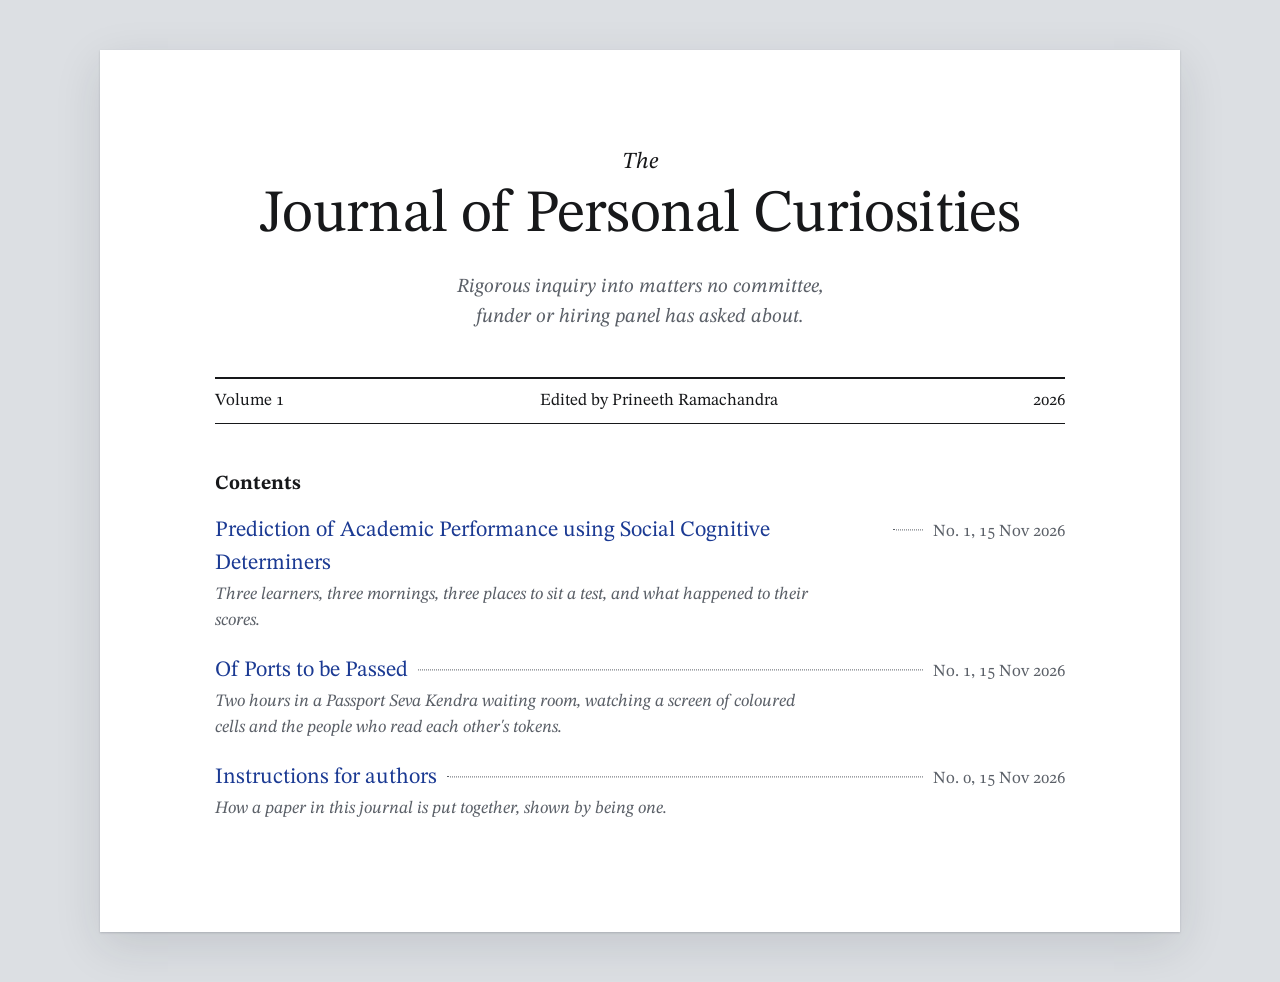
<file: index.html>
<!doctype html>
<html lang="en">
<head>
  <meta charset="utf-8">
  <meta name="viewport" content="width=device-width, initial-scale=1">
  <title>Journal of Personal Curiosities</title>
  <meta name="description" content="Papers by Prineeth Ramachandra, in writing and visuals.">
  <link rel="stylesheet" href="/journal.css">
</head>
<body>
  <div class="sheet">

    <header class="masthead">
      <h1><small>The</small>Journal of Personal Curiosities</h1>
      <p>Rigorous inquiry into matters no committee, funder or hiring panel has asked about.</p>
    </header>

    <div class="imprint">
      <span>Volume 1</span>
      <span>Edited by Prineeth Ramachandra</span>
      <span>2026</span>
    </div>

    <main class="contents">
      <h2>Contents</h2>
      <ol>
        <!-- Newest paper first. The new-paper script adds entries under the next line. -->
        <!-- new papers go here -->
        <li data-paper="social-cognitive-determiners">
          <div class="entry">
            <a href="/papers/social-cognitive-determiners/">Prediction of Academic Performance using Social Cognitive Determiners</a>
            <span class="dots"></span>
            <span class="when">No. 1, 15 Nov 2026</span>
          </div>
          <p class="summary">Three learners, three mornings, three places to sit a test, and what happened to their scores.</p>
        </li>
        <li data-paper="of-ports-to-be-passed">
          <div class="entry">
            <a href="/papers/of-ports-to-be-passed/">Of Ports to be Passed</a>
            <span class="dots"></span>
            <span class="when">No. 1, 15 Nov 2026</span>
          </div>
          <p class="summary">Two hours in a Passport Seva Kendra waiting room, watching a screen of coloured cells and the people who read each other's tokens.</p>
        </li>
        <li data-paper="instructions-for-authors">
          <div class="entry">
            <a href="/papers/instructions-for-authors/">Instructions for authors</a>
            <span class="dots"></span>
            <span class="when">No. 0, 15 Nov 2026</span>
          </div>
          <p class="summary">How a paper in this journal is put together, shown by being one.</p>
        </li>
      </ol>
    </main>

  </div>
</body>
</html>
</file>
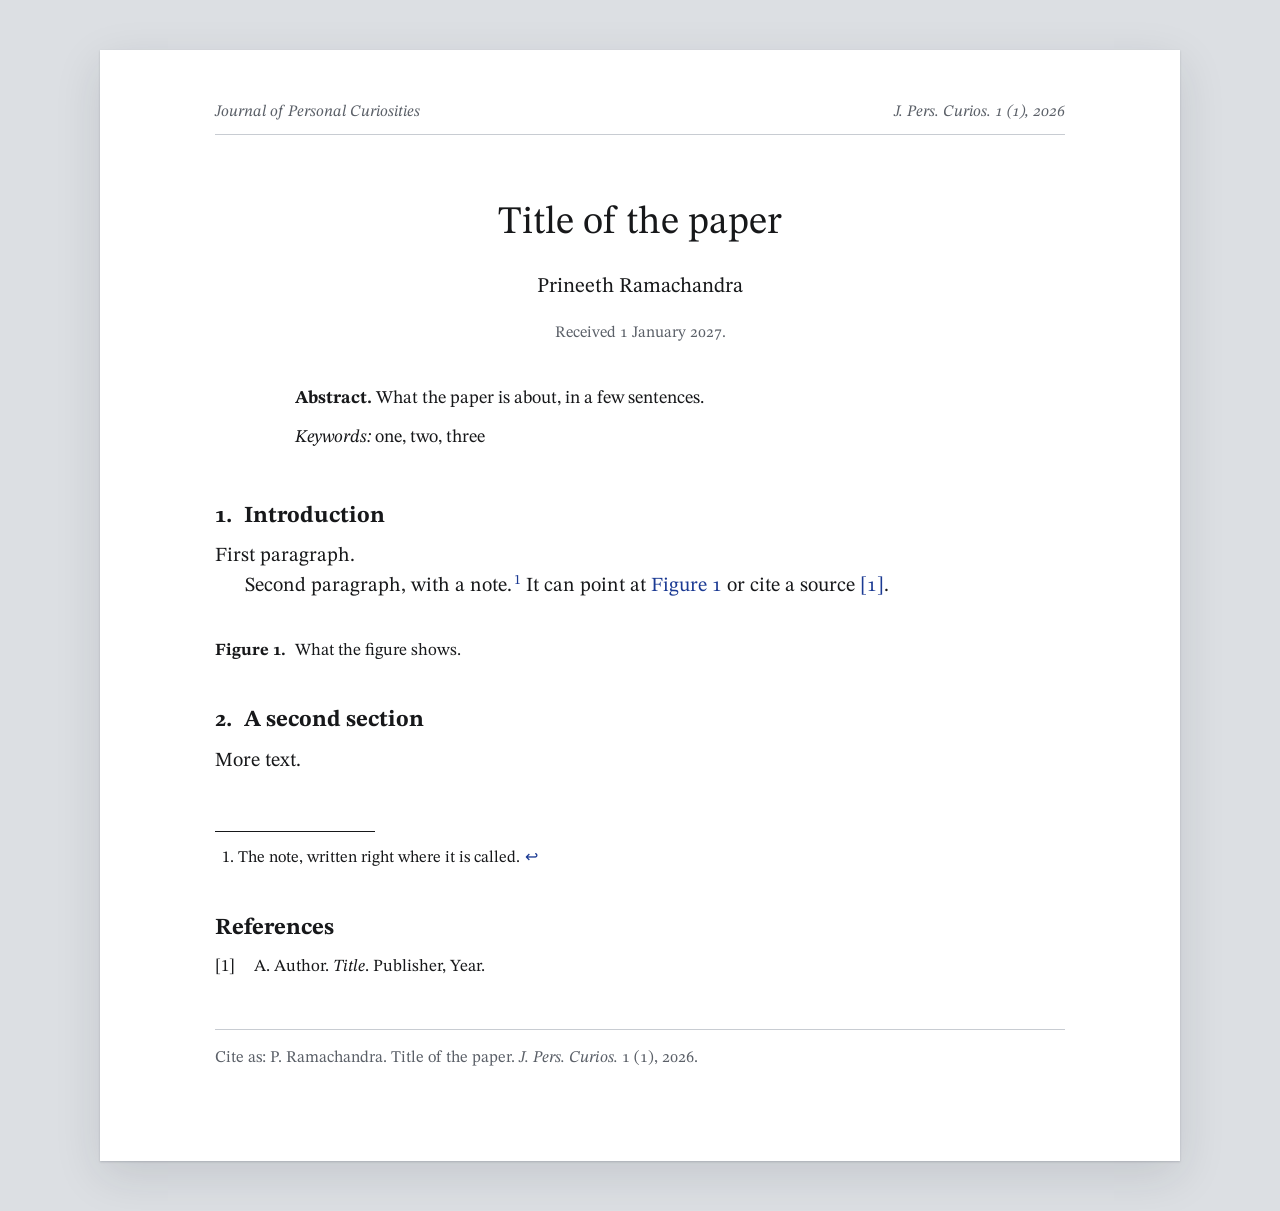
<file: papers/_template/index.html>
<!doctype html>
<html lang="en">
<head>
  <meta charset="utf-8">
  <meta name="viewport" content="width=device-width, initial-scale=1">
  <title>Title of the paper | Journal of Personal Curiosities</title>
  <meta name="description" content="One sentence about the paper.">
  <meta name="robots" content="noindex"><!-- delete this line in a real paper -->
  <link rel="stylesheet" href="/journal.css">
  <script src="/journal.js" defer></script>
</head>
<body>
  <div class="sheet">

    <nav class="running-head">
      <a href="/">Journal of Personal Curiosities</a>
      <span>J. Pers. Curios. 1 (1), 2026</span>
    </nav>

    <article>

      <header class="front">
        <h1>Title of the paper</h1>
        <p class="authors">Prineeth Ramachandra</p>
        <p class="dates">Received 1 January 2027.</p>
      </header>

      <section class="abstract">
        <p>What the paper is about, in a few sentences.</p>
        <p class="keywords">one, two, three</p>
      </section>

      <section id="introduction">
        <h2>Introduction</h2>
        <p>First paragraph.</p>
        <p>Second paragraph, with a note.<span class="fn">The note, written right where it is called.</span> It can point at <a href="#fig-example"></a> or cite a source <a href="#ref-example"></a>.</p>

        <figure id="fig-example">
          <!-- an <img>, an inline <svg>, or any HTML -->
          <figcaption>What the figure shows.</figcaption>
        </figure>
      </section>

      <section id="second">
        <h2>A second section</h2>
        <p>More text.</p>
      </section>

      <section class="back references">
        <h2>References</h2>
        <ol>
          <li id="ref-example">A. Author. <i>Title</i>. Publisher, Year.</li>
        </ol>
      </section>

      <section class="back cite-as">
        <p>Cite as: P. Ramachandra. Title of the paper. <i>J. Pers. Curios.</i> 1 (1), 2026.</p>
      </section>

    </article>
  </div>
</body>
</html>
</file>
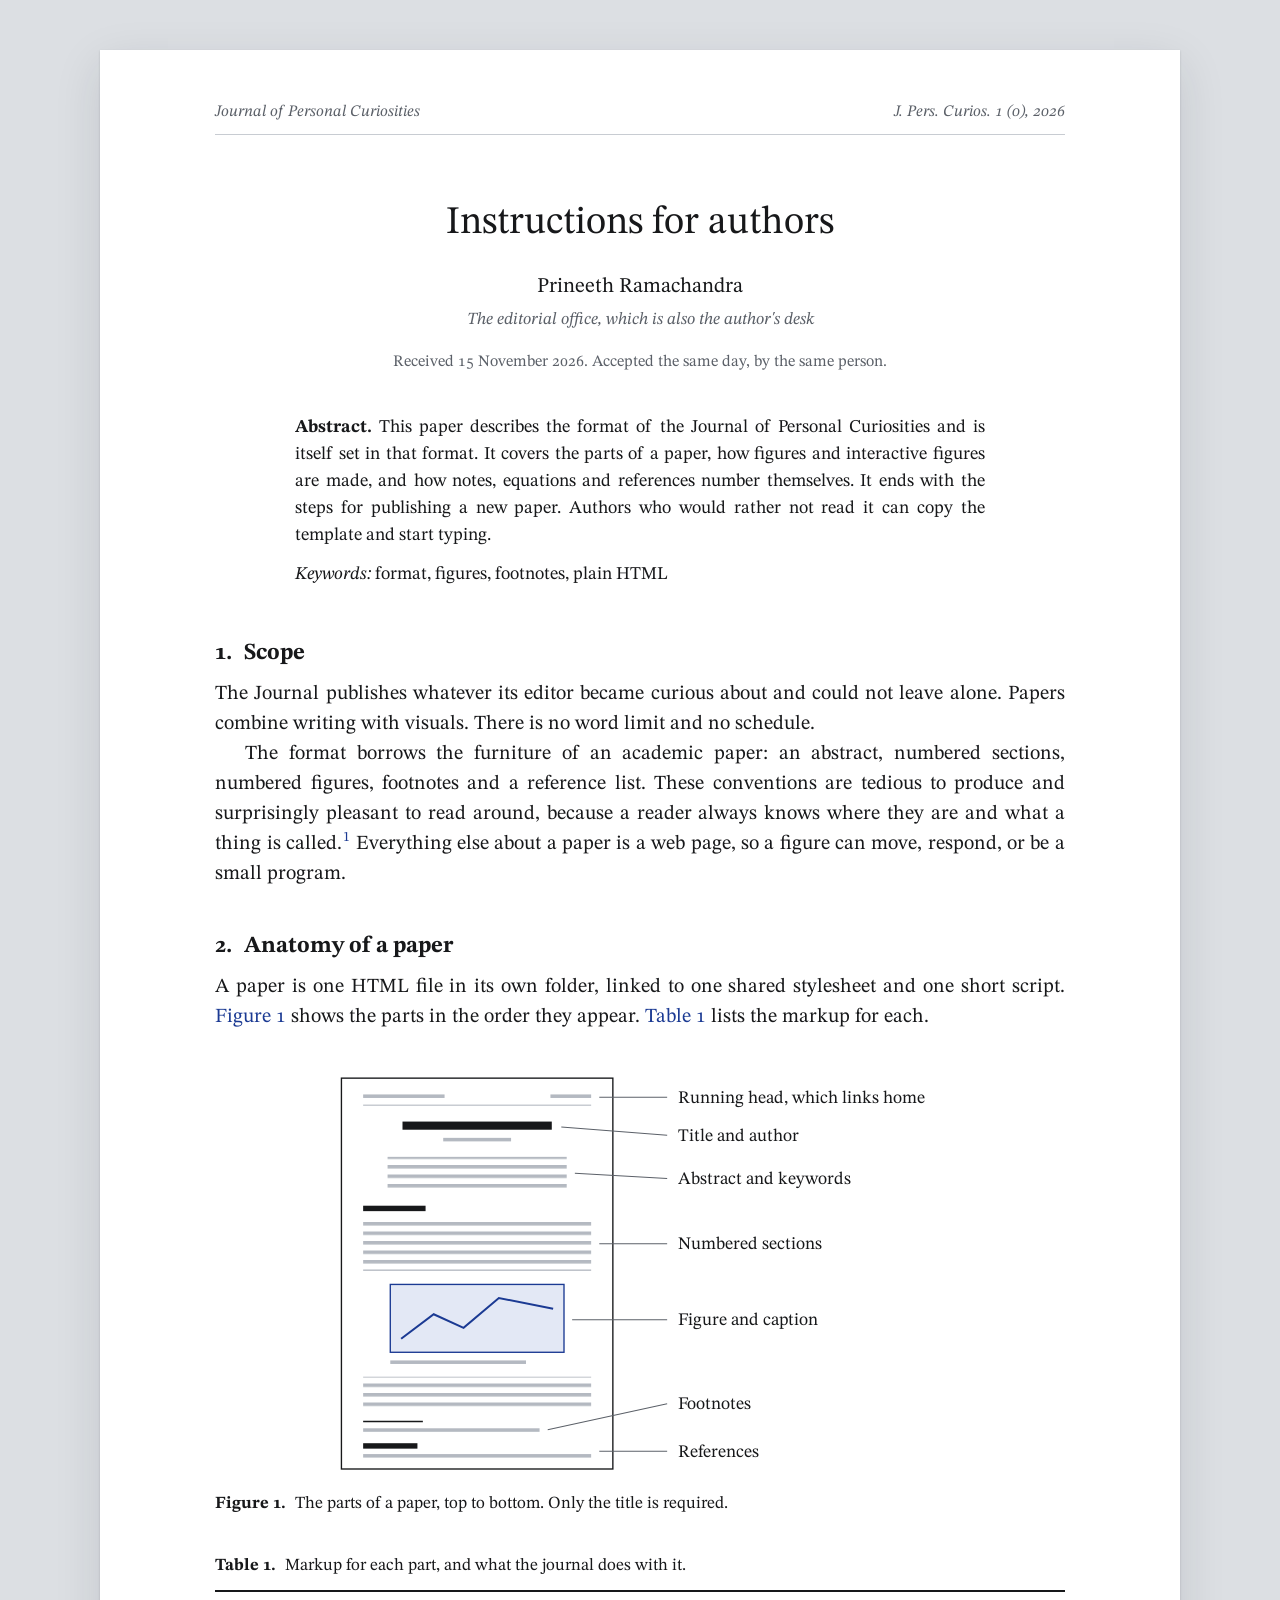
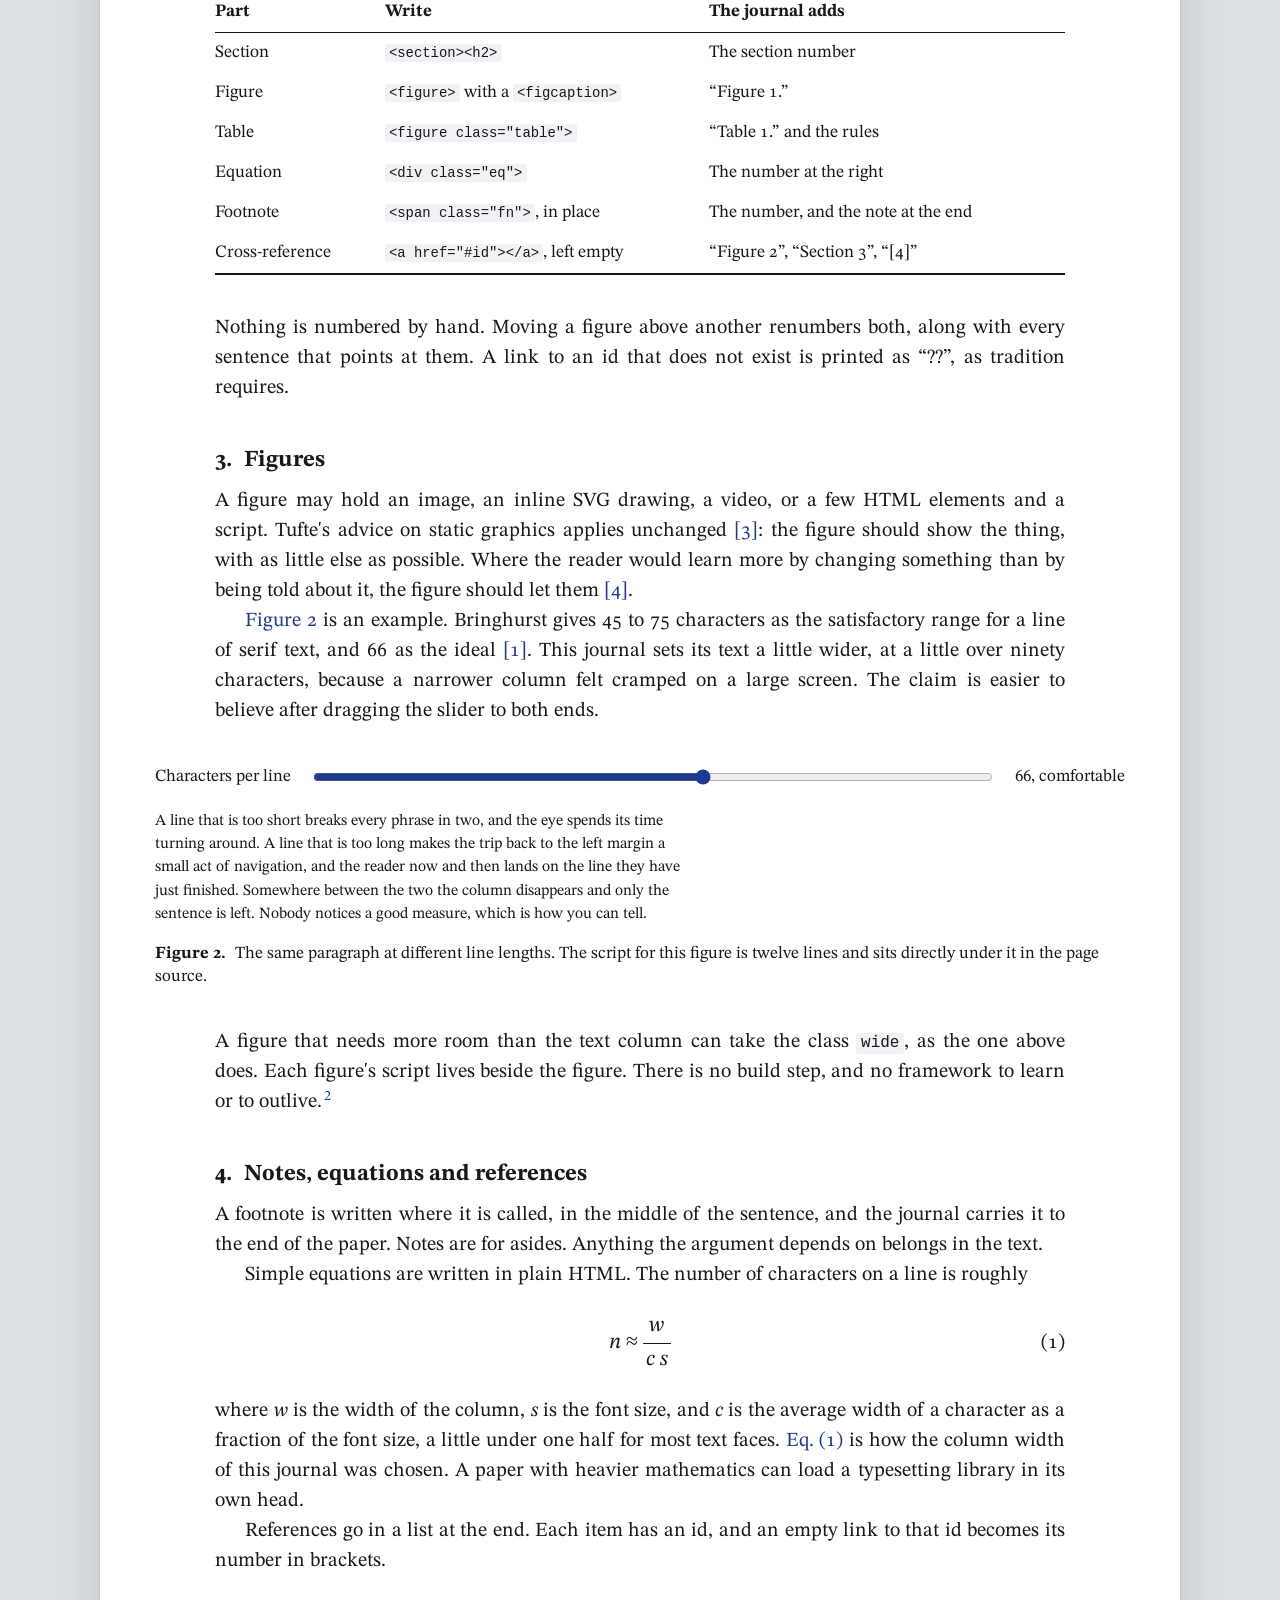
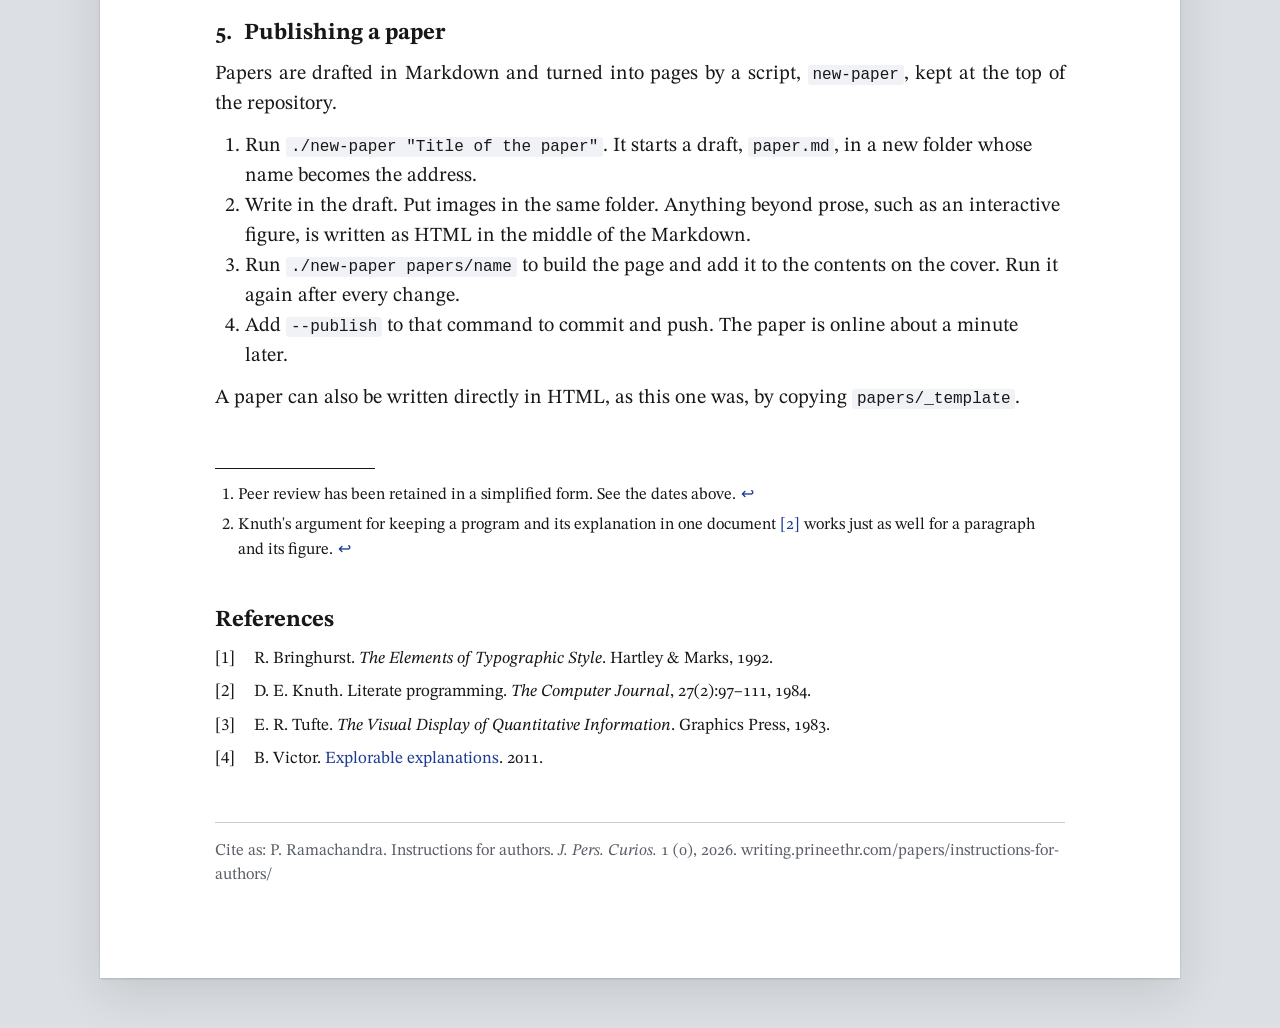
<file: papers/instructions-for-authors/index.html>
<!doctype html>
<html lang="en">
<head>
  <meta charset="utf-8">
  <meta name="viewport" content="width=device-width, initial-scale=1">
  <title>Instructions for authors | Journal of Personal Curiosities</title>
  <meta name="description" content="How a paper in this journal is put together, shown by being one.">
  <link rel="stylesheet" href="/journal.css">
  <script src="/journal.js" defer></script>
</head>
<body>
  <div class="sheet">

    <nav class="running-head">
      <a href="/">Journal of Personal Curiosities</a>
      <span>J. Pers. Curios. 1 (0), 2026</span>
    </nav>

    <article>

      <header class="front">
        <h1>Instructions for authors</h1>
        <p class="authors">Prineeth Ramachandra</p>
        <p class="affiliation">The editorial office, which is also the author's desk</p>
        <p class="dates">Received 15 November 2026. Accepted the same day, by the same person.</p>
      </header>

      <section class="abstract">
        <p>This paper describes the format of the Journal of Personal Curiosities and is itself set in that format. It covers the parts of a paper, how figures and interactive figures are made, and how notes, equations and references number themselves. It ends with the steps for publishing a new paper. Authors who would rather not read it can copy the template and start typing.</p>
        <p class="keywords">format, figures, footnotes, plain HTML</p>
      </section>

      <section id="scope">
        <h2>Scope</h2>
        <p>The Journal publishes whatever its editor became curious about and could not leave alone. Papers combine writing with visuals. There is no word limit and no schedule.</p>
        <p>The format borrows the furniture of an academic paper: an abstract, numbered sections, numbered figures, footnotes and a reference list. These conventions are tedious to produce and surprisingly pleasant to read around, because a reader always knows where they are and what a thing is called.<span class="fn">Peer review has been retained in a simplified form. See the dates above.</span> Everything else about a paper is a web page, so a figure can move, respond, or be a small program.</p>
      </section>

      <section id="anatomy">
        <h2>Anatomy of a paper</h2>
        <p>A paper is one HTML file in its own folder, linked to one shared stylesheet and one short script. <a href="#fig-anatomy"></a> shows the parts in the order they appear. <a href="#tab-markup"></a> lists the markup for each.</p>

        <figure id="fig-anatomy">
          <svg viewBox="0 0 560 300" role="img" aria-label="Diagram of a page with its parts labelled: running head, title and author, abstract, numbered sections, figure and caption, footnotes, references." font-family="inherit" font-size="13">
            <defs>
              <pattern id="lines" width="8" height="7" patternUnits="userSpaceOnUse">
                <rect width="8" height="2.6" fill="#b4b9c1"/>
              </pattern>
            </defs>
            <rect x="60" y="6" width="200" height="288" fill="#fff" stroke="#17181a"/>
            <!-- running head -->
            <rect x="76" y="18" width="60" height="2.6" fill="#b4b9c1"/>
            <rect x="214" y="18" width="30" height="2.6" fill="#b4b9c1"/>
            <line x1="76" y1="26" x2="244" y2="26" stroke="#c8ccd2"/>
            <!-- title and author -->
            <rect x="105" y="38" width="110" height="6" fill="#17181a"/>
            <rect x="135" y="50" width="50" height="2.6" fill="#b4b9c1"/>
            <!-- abstract -->
            <rect x="94" y="64" width="132" height="24" fill="url(#lines)"/>
            <!-- section -->
            <rect x="76" y="100" width="46" height="4" fill="#17181a"/>
            <rect x="76" y="110" width="168" height="38" fill="url(#lines)"/>
            <!-- figure -->
            <rect x="96" y="158" width="128" height="50" fill="#e3e8f5" stroke="#1b3a93"/>
            <polyline points="104,198 128,180 150,190 176,168 216,176" fill="none" stroke="#1b3a93" stroke-width="1.5"/>
            <rect x="96" y="214" width="100" height="2.6" fill="#b4b9c1"/>
            <!-- more body -->
            <rect x="76" y="226" width="168" height="24" fill="url(#lines)"/>
            <!-- footnotes -->
            <line x1="76" y1="259" x2="120" y2="259" stroke="#17181a"/>
            <rect x="76" y="264" width="130" height="2.6" fill="#b4b9c1"/>
            <!-- references -->
            <rect x="76" y="275" width="40" height="4" fill="#17181a"/>
            <rect x="76" y="283" width="168" height="2.6" fill="#b4b9c1"/>

            <g stroke="#5b6068" stroke-width="0.75">
              <line x1="250" y1="20" x2="300" y2="20"/>
              <line x1="222" y1="42" x2="300" y2="48"/>
              <line x1="232" y1="76" x2="300" y2="80"/>
              <line x1="250" y1="128" x2="300" y2="128"/>
              <line x1="230" y1="184" x2="300" y2="184"/>
              <line x1="212" y1="265" x2="300" y2="246"/>
              <line x1="250" y1="281" x2="300" y2="281"/>
            </g>
            <g fill="#17181a">
              <text x="308" y="24">Running head, which links home</text>
              <text x="308" y="52">Title and author</text>
              <text x="308" y="84">Abstract and keywords</text>
              <text x="308" y="132">Numbered sections</text>
              <text x="308" y="188">Figure and caption</text>
              <text x="308" y="250">Footnotes</text>
              <text x="308" y="285">References</text>
            </g>
          </svg>
          <figcaption>The parts of a paper, top to bottom. Only the title is required.</figcaption>
        </figure>

        <figure class="table" id="tab-markup">
          <figcaption>Markup for each part, and what the journal does with it.</figcaption>
          <table>
            <thead>
              <tr><th>Part</th><th>Write</th><th>The journal adds</th></tr>
            </thead>
            <tbody>
              <tr><td>Section</td><td><code>&lt;section&gt;&lt;h2&gt;</code></td><td>The section number</td></tr>
              <tr><td>Figure</td><td><code>&lt;figure&gt;</code> with a <code>&lt;figcaption&gt;</code></td><td>“Figure 1.”</td></tr>
              <tr><td>Table</td><td><code>&lt;figure class="table"&gt;</code></td><td>“Table 1.” and the rules</td></tr>
              <tr><td>Equation</td><td><code>&lt;div class="eq"&gt;</code></td><td>The number at the right</td></tr>
              <tr><td>Footnote</td><td><code>&lt;span class="fn"&gt;</code>, in place</td><td>The number, and the note at the end</td></tr>
              <tr><td>Cross-reference</td><td><code>&lt;a href="#id"&gt;&lt;/a&gt;</code>, left empty</td><td>“Figure 2”, “Section 3”, “[4]”</td></tr>
            </tbody>
          </table>
        </figure>

        <p>Nothing is numbered by hand. Moving a figure above another renumbers both, along with every sentence that points at them. A link to an id that does not exist is printed as “??”, as tradition requires.</p>
      </section>

      <section id="figures">
        <h2>Figures</h2>
        <p>A figure may hold an image, an inline SVG drawing, a video, or a few HTML elements and a script. Tufte's advice on static graphics applies unchanged <a href="#ref-tufte"></a>: the figure should show the thing, with as little else as possible. Where the reader would learn more by changing something than by being told about it, the figure should let them <a href="#ref-victor"></a>.</p>
        <p><a href="#fig-measure"></a> is an example. Bringhurst gives 45 to 75 characters as the satisfactory range for a line of serif text, and 66 as the ideal <a href="#ref-bringhurst"></a>. This journal sets its text a little wider, at a little over ninety characters, because a narrower column felt cramped on a large screen. The claim is easier to believe after dragging the slider to both ends.</p>

        <figure class="wide" id="fig-measure">
          <div class="controls">
            <label for="measure">Characters per line</label>
            <input type="range" id="measure" min="20" max="100" value="66">
            <output for="measure" id="measure-out"></output>
          </div>
          <p id="measure-text" style="font-size: 0.78rem; text-align: left; hyphens: manual; margin: 0;">A line that is too short breaks every phrase in two, and the eye spends its time turning around. A line that is too long makes the trip back to the left margin a small act of navigation, and the reader now and then lands on the line they have just finished. Somewhere between the two the column disappears and only the sentence is left. Nobody notices a good measure, which is how you can tell.</p>
          <figcaption>The same paragraph at different line lengths. The script for this figure is twelve lines and sits directly under it in the page source.</figcaption>
        </figure>
        <script>
          (function () {
            var slider = document.getElementById("measure");
            var out = document.getElementById("measure-out");
            var text = document.getElementById("measure-text");
            function update() {
              var n = Number(slider.value);
              text.style.maxWidth = n + "ch";
              out.textContent = n + (n < 45 ? ", too narrow" : n > 75 ? ", too wide" : ", comfortable");
            }
            slider.addEventListener("input", update);
            update();
          })();
        </script>

        <p>A figure that needs more room than the text column can take the class <code>wide</code>, as the one above does. Each figure's script lives beside the figure. There is no build step, and no framework to learn or to outlive.<span class="fn">Knuth's argument for keeping a program and its explanation in one document <a href="#ref-knuth"></a> works just as well for a paragraph and its figure.</span></p>
      </section>

      <section id="apparatus">
        <h2>Notes, equations and references</h2>
        <p>A footnote is written where it is called, in the middle of the sentence, and the journal carries it to the end of the paper. Notes are for asides. Anything the argument depends on belongs in the text.</p>
        <p>Simple equations are written in plain HTML. The number of characters on a line is roughly</p>
        <div class="eq" id="eq-measure">
          <span><var>n</var> ≈ <span class="frac"><span><var>w</var></span><span><var>c</var> <var>s</var></span></span></span>
        </div>
        <p>where <var>w</var> is the width of the column, <var>s</var> is the font size, and <var>c</var> is the average width of a character as a fraction of the font size, a little under one half for most text faces. <a href="#eq-measure"></a> is how the column width of this journal was chosen. A paper with heavier mathematics can load a typesetting library in its own head.</p>
        <p>References go in a list at the end. Each item has an id, and an empty link to that id becomes its number in brackets.</p>
      </section>

      <section id="submitting">
        <h2>Publishing a paper</h2>
        <p>Papers are drafted in Markdown and turned into pages by a script, <code>new-paper</code>, kept at the top of the repository.</p>
        <ol>
          <li>Run <code>./new-paper "Title of the paper"</code>. It starts a draft, <code>paper.md</code>, in a new folder whose name becomes the address.</li>
          <li>Write in the draft. Put images in the same folder. Anything beyond prose, such as an interactive figure, is written as HTML in the middle of the Markdown.</li>
          <li>Run <code>./new-paper papers/name</code> to build the page and add it to the contents on the cover. Run it again after every change.</li>
          <li>Add <code>--publish</code> to that command to commit and push. The paper is online about a minute later.</li>
        </ol>
        <p>A paper can also be written directly in HTML, as this one was, by copying <code>papers/_template</code>.</p>
      </section>

      <section class="back references">
        <h2>References</h2>
        <ol>
          <li id="ref-bringhurst">R. Bringhurst. <i>The Elements of Typographic Style</i>. Hartley &amp; Marks, 1992.</li>
          <li id="ref-knuth">D. E. Knuth. Literate programming. <i>The Computer Journal</i>, 27(2):97–111, 1984.</li>
          <li id="ref-tufte">E. R. Tufte. <i>The Visual Display of Quantitative Information</i>. Graphics Press, 1983.</li>
          <li id="ref-victor">B. Victor. <a href="https://worrydream.com/ExplorableExplanations/">Explorable explanations</a>. 2011.</li>
        </ol>
      </section>

      <section class="back cite-as">
        <p>Cite as: P. Ramachandra. Instructions for authors. <i>J. Pers. Curios.</i> 1 (0), 2026. writing.prineethr.com/papers/instructions-for-authors/</p>
      </section>

    </article>
  </div>
</body>
</html>
</file>
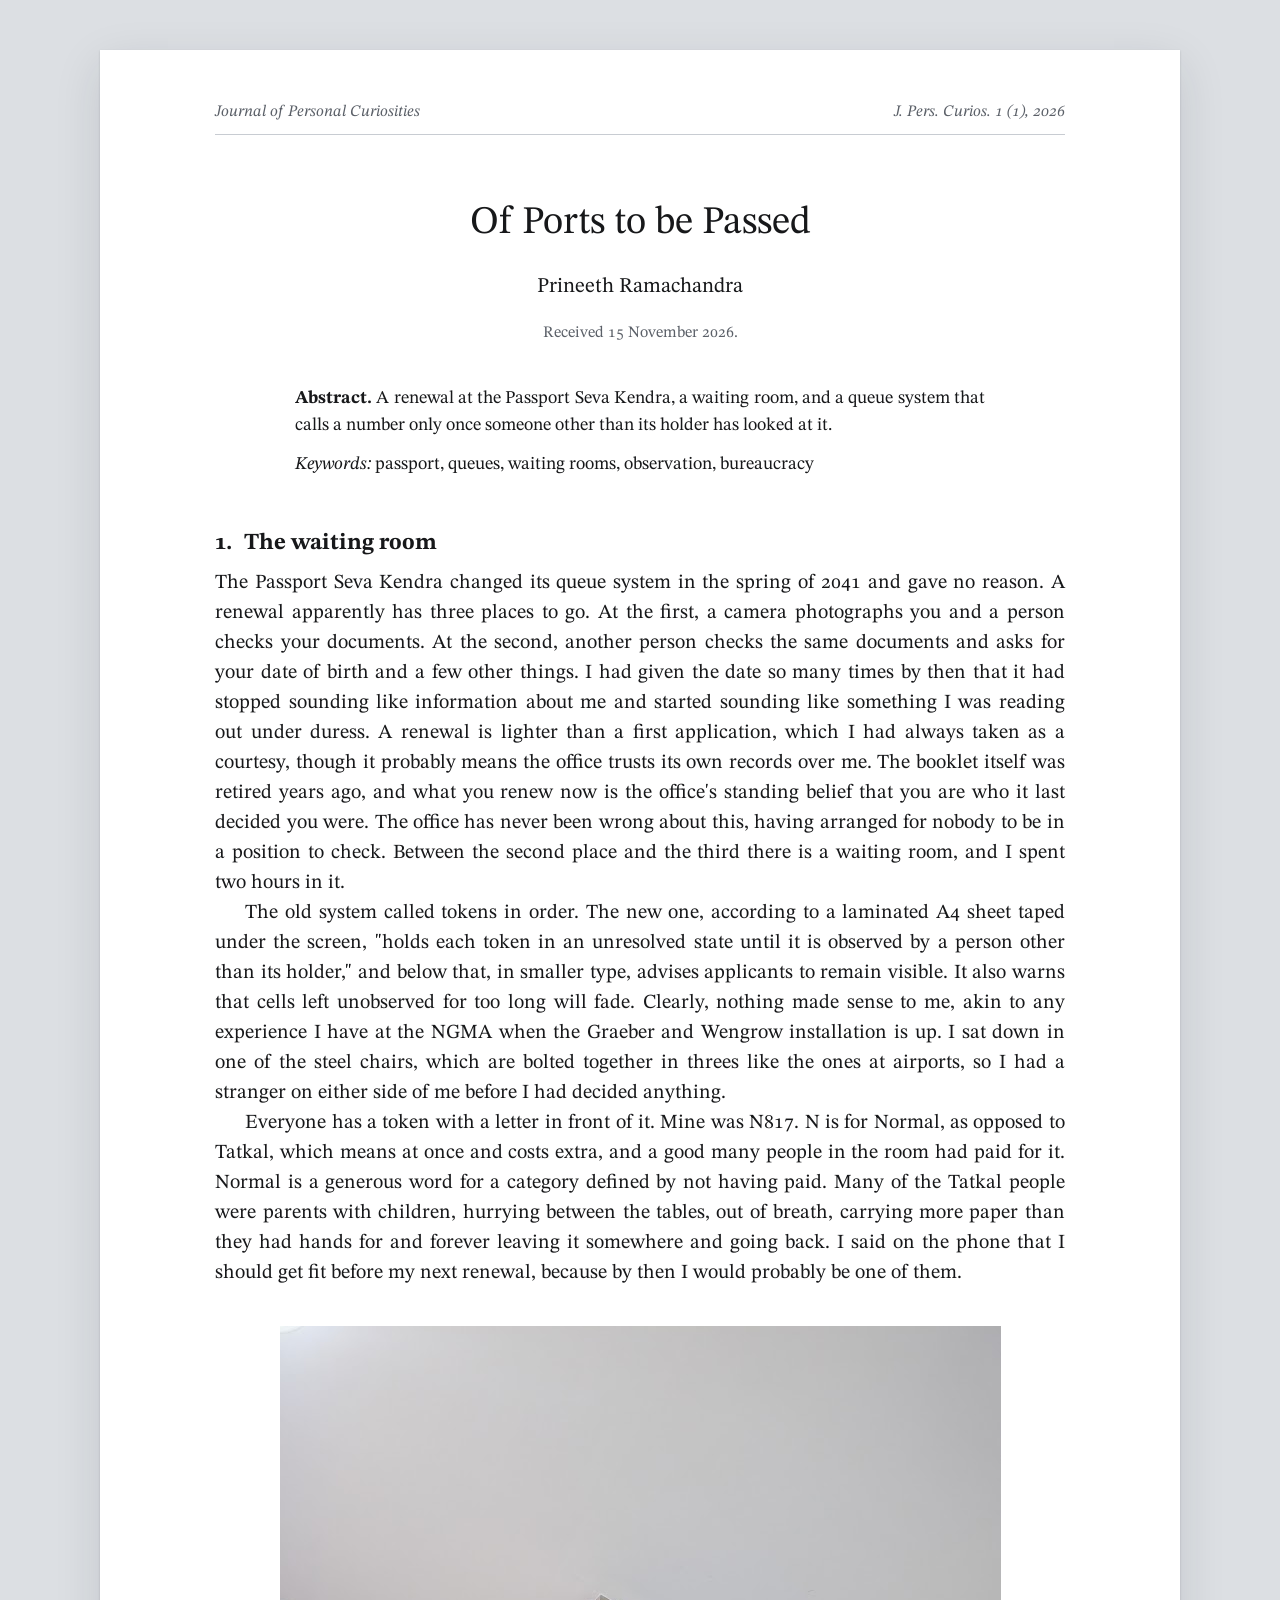
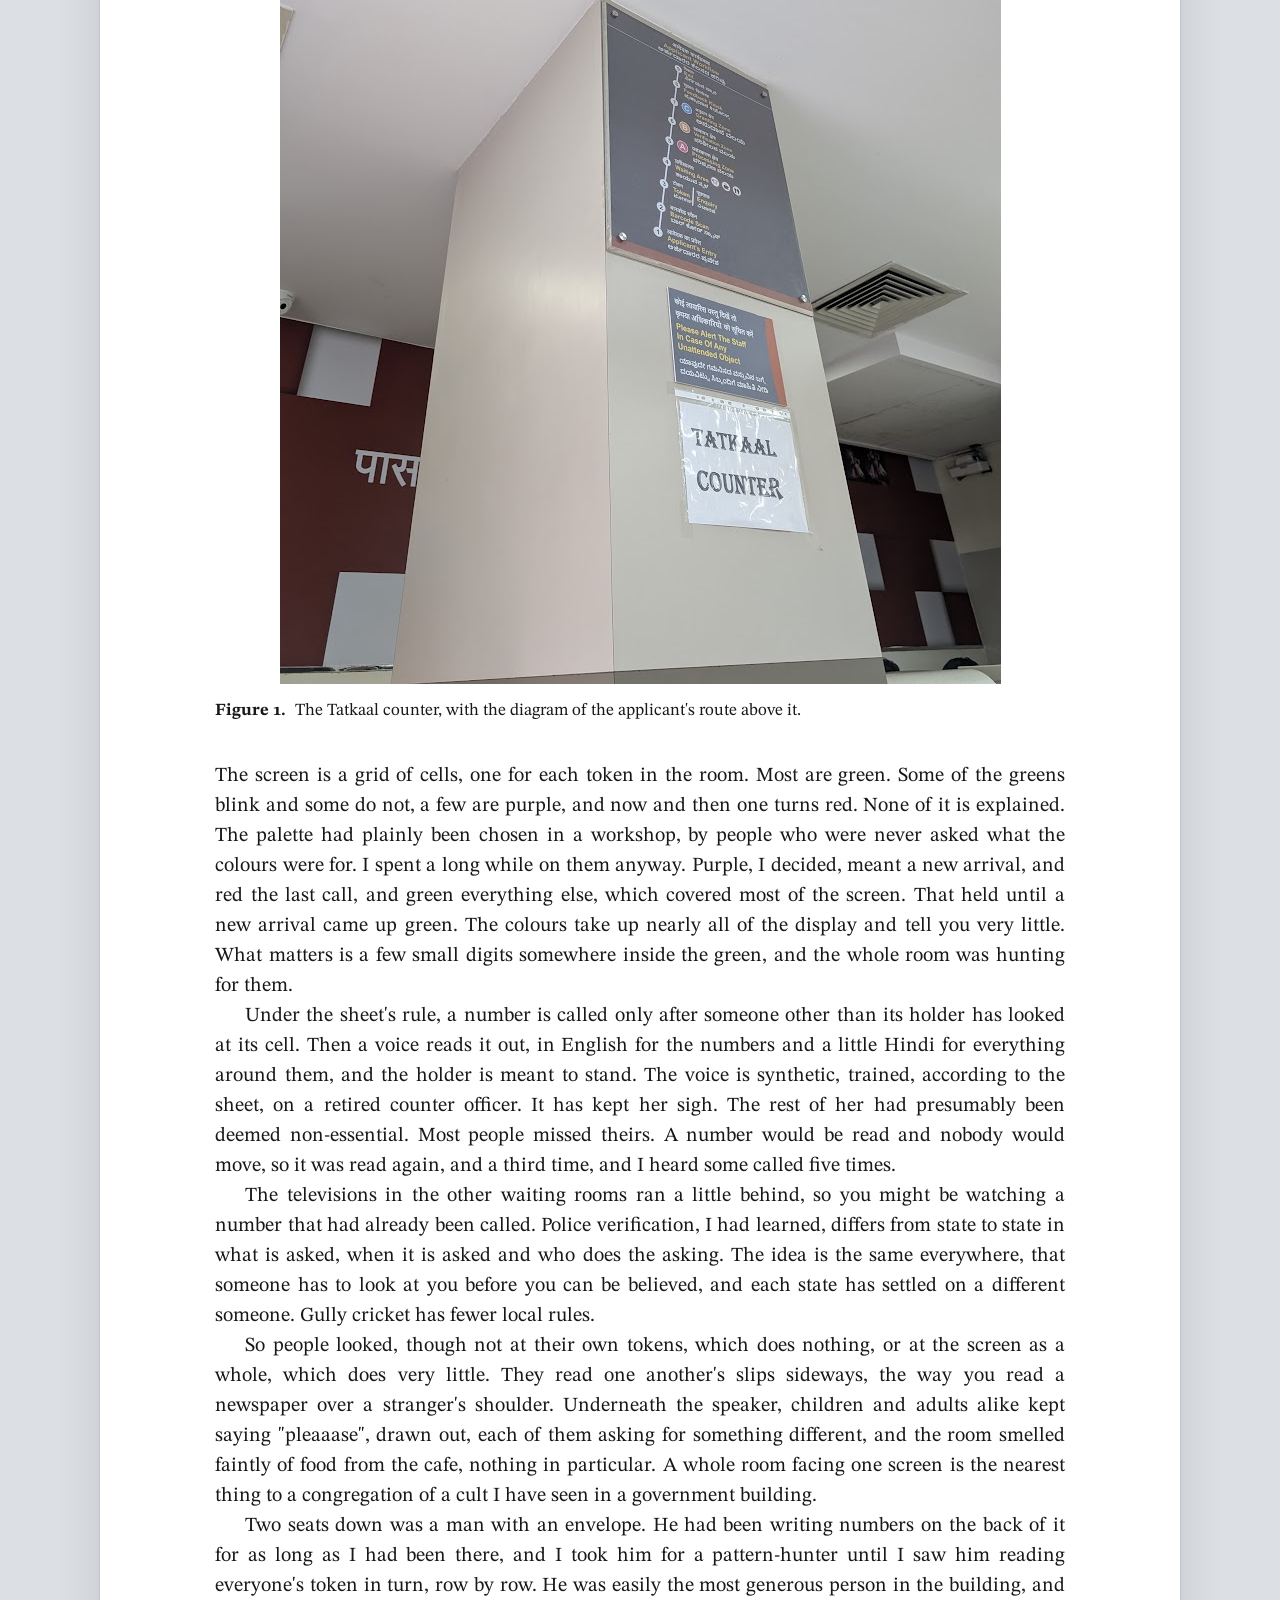
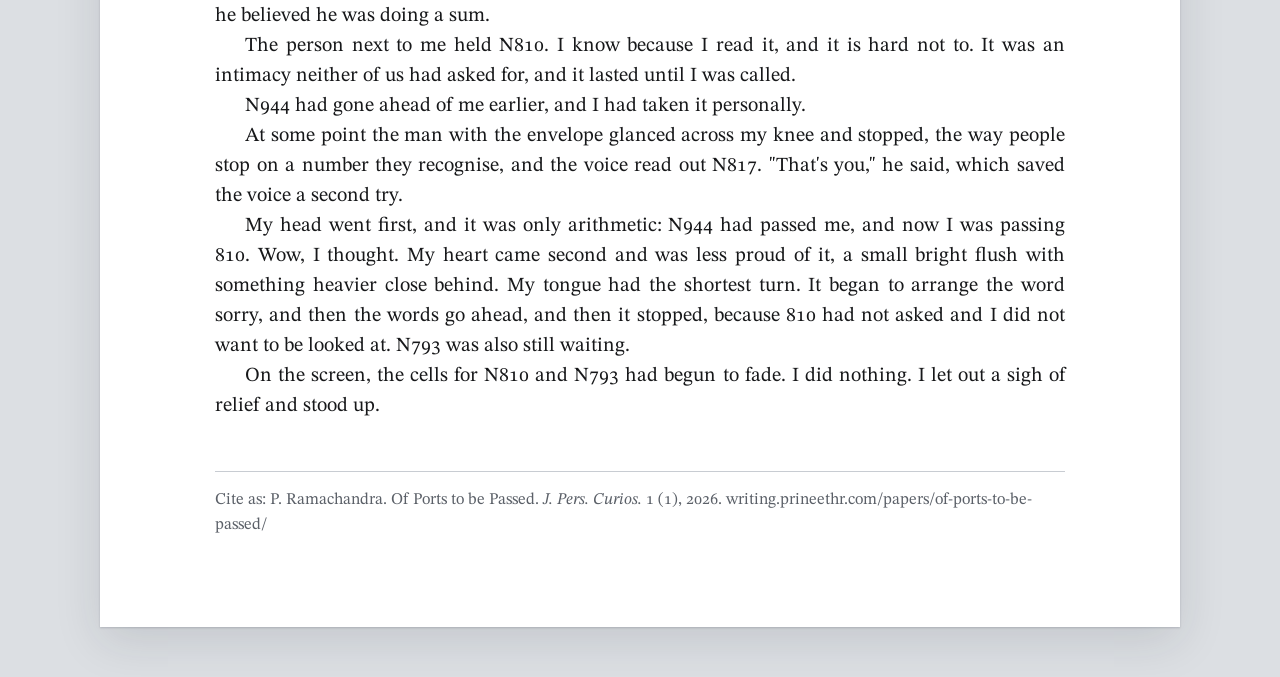
<file: papers/of-ports-to-be-passed/index.html>
<!doctype html>
<html lang="en">
<head>
  <meta charset="utf-8">
  <meta name="viewport" content="width=device-width, initial-scale=1">
  <title>Of Ports to be Passed | Journal of Personal Curiosities</title>
  <meta name="description" content="Two hours in a Passport Seva Kendra waiting room, watching a screen of coloured cells and the people who read each other&#x27;s tokens.">
  <link rel="stylesheet" href="/journal.css">
  <script src="/journal.js" defer></script>
</head>
<body>
  <!-- Built from paper.md by new-paper. Edit the draft, not this file. -->
  <div class="sheet">

    <nav class="running-head">
      <a href="/">Journal of Personal Curiosities</a>
      <span>J. Pers. Curios. 1 (1), 2026</span>
    </nav>

    <article>

      <header class="front">
        <h1>Of Ports to be Passed</h1>
        <p class="authors">Prineeth Ramachandra</p>
        <p class="dates">Received 15 November 2026.</p>
      </header>

      <section class="abstract">
        <p>A renewal at the Passport Seva Kendra, a waiting room, and a queue system that calls a number only once someone other than its holder has looked at it.</p>
        <p class="keywords">passport, queues, waiting rooms, observation, bureaucracy</p>
      </section>

      <section id="the-waiting-room">
        <h2>The waiting room</h2>
        <p>The Passport Seva Kendra changed its queue system in the spring of 2041 and gave no reason. A renewal apparently has three places to go. At the first, a camera photographs you and a person checks your documents. At the second, another person checks the same documents and asks for your date of birth and a few other things. I had given the date so many times by then that it had stopped sounding like information about me and started sounding like something I was reading out under duress. A renewal is lighter than a first application, which I had always taken as a courtesy, though it probably means the office trusts its own records over me. The booklet itself was retired years ago, and what you renew now is the office's standing belief that you are who it last decided you were. The office has never been wrong about this, having arranged for nobody to be in a position to check. Between the second place and the third there is a waiting room, and I spent two hours in it.</p>
        <p>The old system called tokens in order. The new one, according to a laminated A4 sheet taped under the screen, "holds each token in an unresolved state until it is observed by a person other than its holder," and below that, in smaller type, advises applicants to remain visible. It also warns that cells left unobserved for too long will fade. Clearly, nothing made sense to me, akin to any experience I have at the NGMA when the Graeber and Wengrow installation is up. I sat down in one of the steel chairs, which are bolted together in threes like the ones at airports, so I had a stranger on either side of me before I had decided anything.</p>
        <p>Everyone has a token with a letter in front of it. Mine was N817. N is for Normal, as opposed to Tatkal, which means at once and costs extra, and a good many people in the room had paid for it. Normal is a generous word for a category defined by not having paid. Many of the Tatkal people were parents with children, hurrying between the tables, out of breath, carrying more paper than they had hands for and forever leaving it somewhere and going back. I said on the phone that I should get fit before my next renewal, because by then I would probably be one of them.</p>
        <figure id="fig-counter">
          <img src="tatkaal-counter.png" alt="The Tatkaal counter, with the diagram of the applicant&#x27;s route above it.">
          <figcaption>The Tatkaal counter, with the diagram of the applicant's route above it.</figcaption>
        </figure>
        <p>The screen is a grid of cells, one for each token in the room. Most are green. Some of the greens blink and some do not, a few are purple, and now and then one turns red. None of it is explained. The palette had plainly been chosen in a workshop, by people who were never asked what the colours were for. I spent a long while on them anyway. Purple, I decided, meant a new arrival, and red the last call, and green everything else, which covered most of the screen. That held until a new arrival came up green. The colours take up nearly all of the display and tell you very little. What matters is a few small digits somewhere inside the green, and the whole room was hunting for them.</p>
        <p>Under the sheet's rule, a number is called only after someone other than its holder has looked at its cell. Then a voice reads it out, in English for the numbers and a little Hindi for everything around them, and the holder is meant to stand. The voice is synthetic, trained, according to the sheet, on a retired counter officer. It has kept her sigh. The rest of her had presumably been deemed non-essential. Most people missed theirs. A number would be read and nobody would move, so it was read again, and a third time, and I heard some called five times.</p>
        <p>The televisions in the other waiting rooms ran a little behind, so you might be watching a number that had already been called. Police verification, I had learned, differs from state to state in what is asked, when it is asked and who does the asking. The idea is the same everywhere, that someone has to look at you before you can be believed, and each state has settled on a different someone. Gully cricket has fewer local rules.</p>
        <p>So people looked, though not at their own tokens, which does nothing, or at the screen as a whole, which does very little. They read one another's slips sideways, the way you read a newspaper over a stranger's shoulder. Underneath the speaker, children and adults alike kept saying "pleaaase", drawn out, each of them asking for something different, and the room smelled faintly of food from the cafe, nothing in particular. A whole room facing one screen is the nearest thing to a congregation of a cult I have seen in a government building.</p>
        <p>Two seats down was a man with an envelope. He had been writing numbers on the back of it for as long as I had been there, and I took him for a pattern-hunter until I saw him reading everyone's token in turn, row by row. He was easily the most generous person in the building, and he believed he was doing a sum.</p>
        <p>The person next to me held N810. I know because I read it, and it is hard not to. It was an intimacy neither of us had asked for, and it lasted until I was called.</p>
        <p>N944 had gone ahead of me earlier, and I had taken it personally.</p>
        <p>At some point the man with the envelope glanced across my knee and stopped, the way people stop on a number they recognise, and the voice read out N817. "That's you," he said, which saved the voice a second try.</p>
        <p>My head went first, and it was only arithmetic: N944 had passed me, and now I was passing 810. Wow, I thought. My heart came second and was less proud of it, a small bright flush with something heavier close behind. My tongue had the shortest turn. It began to arrange the word sorry, and then the words go ahead, and then it stopped, because 810 had not asked and I did not want to be looked at. N793 was also still waiting.</p>
        <p>On the screen, the cells for N810 and N793 had begun to fade. I did nothing. I let out a sigh of relief and stood up.</p>
      </section>

      <section class="back cite-as">
        <p>Cite as: P. Ramachandra. Of Ports to be Passed. <i>J. Pers. Curios.</i> 1 (1), 2026. writing.prineethr.com/papers/of-ports-to-be-passed/</p>
      </section>

    </article>
  </div>
</body>
</html>
</file>
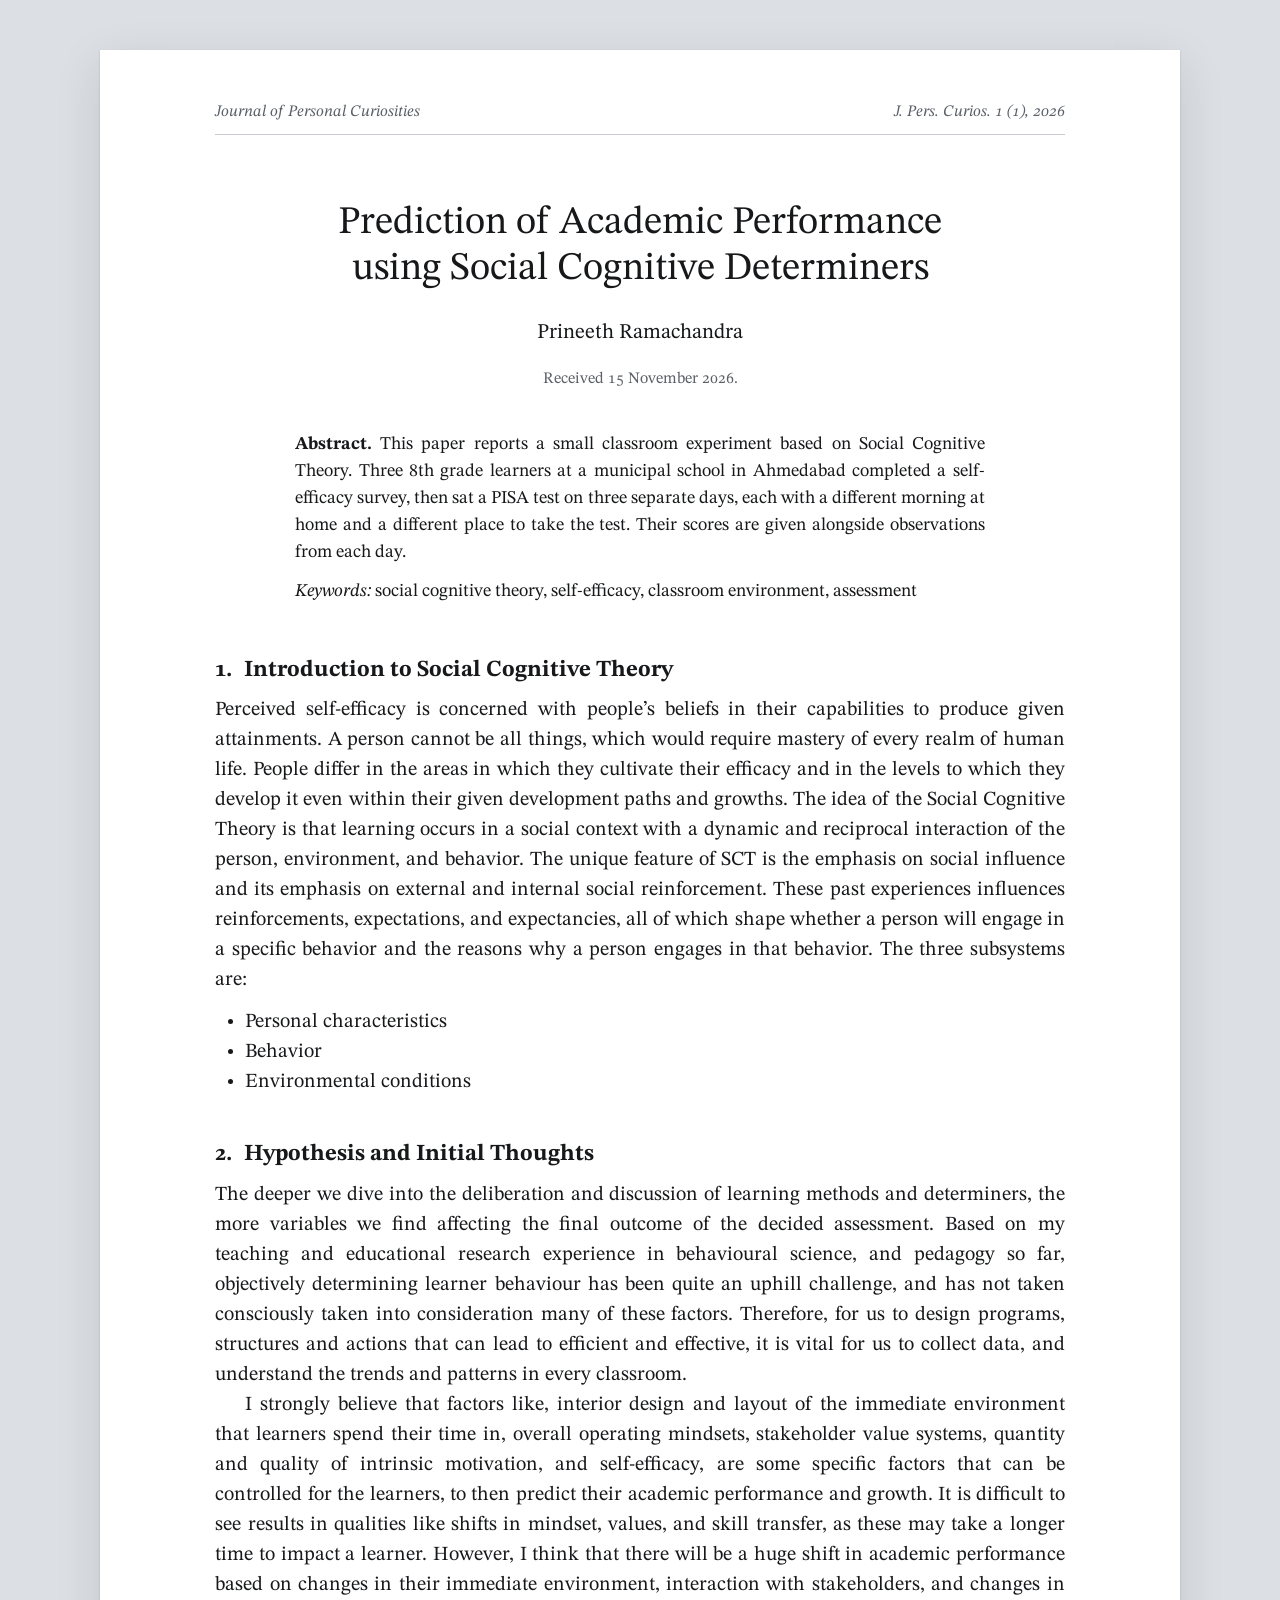
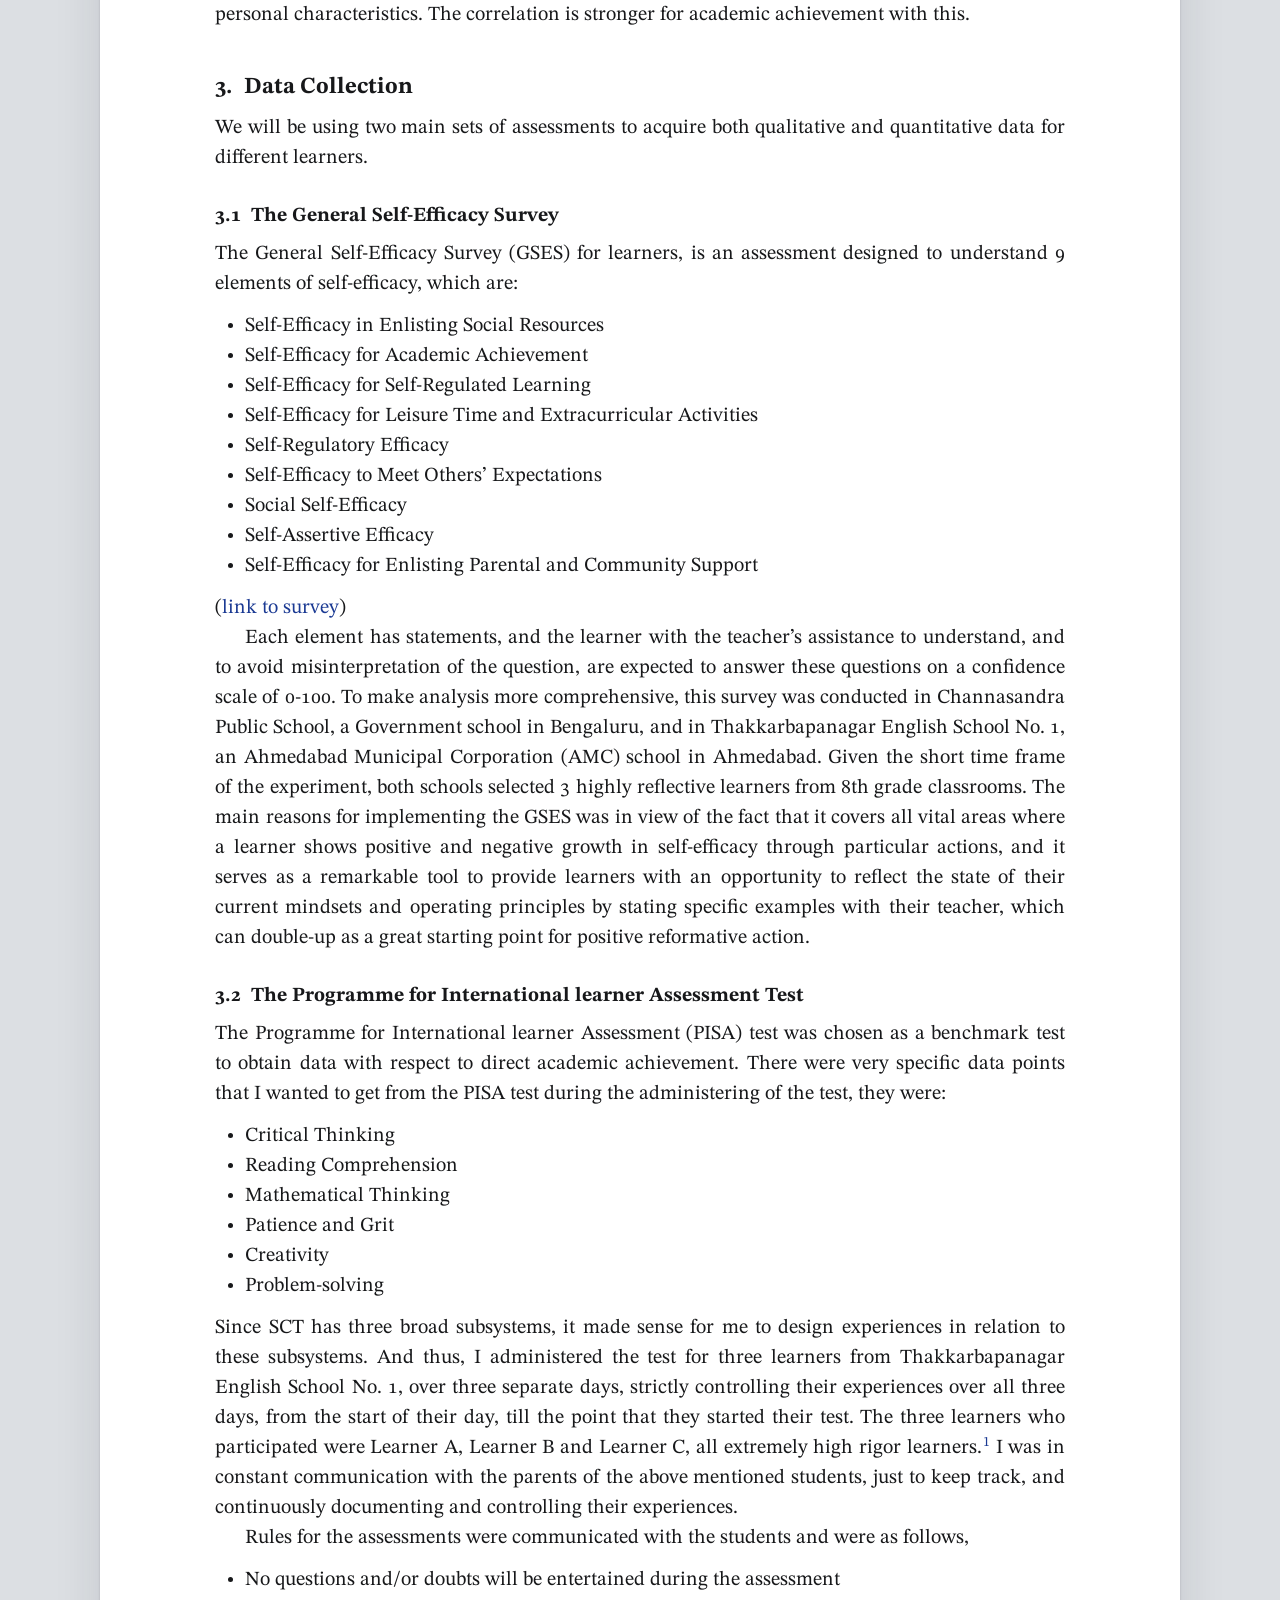
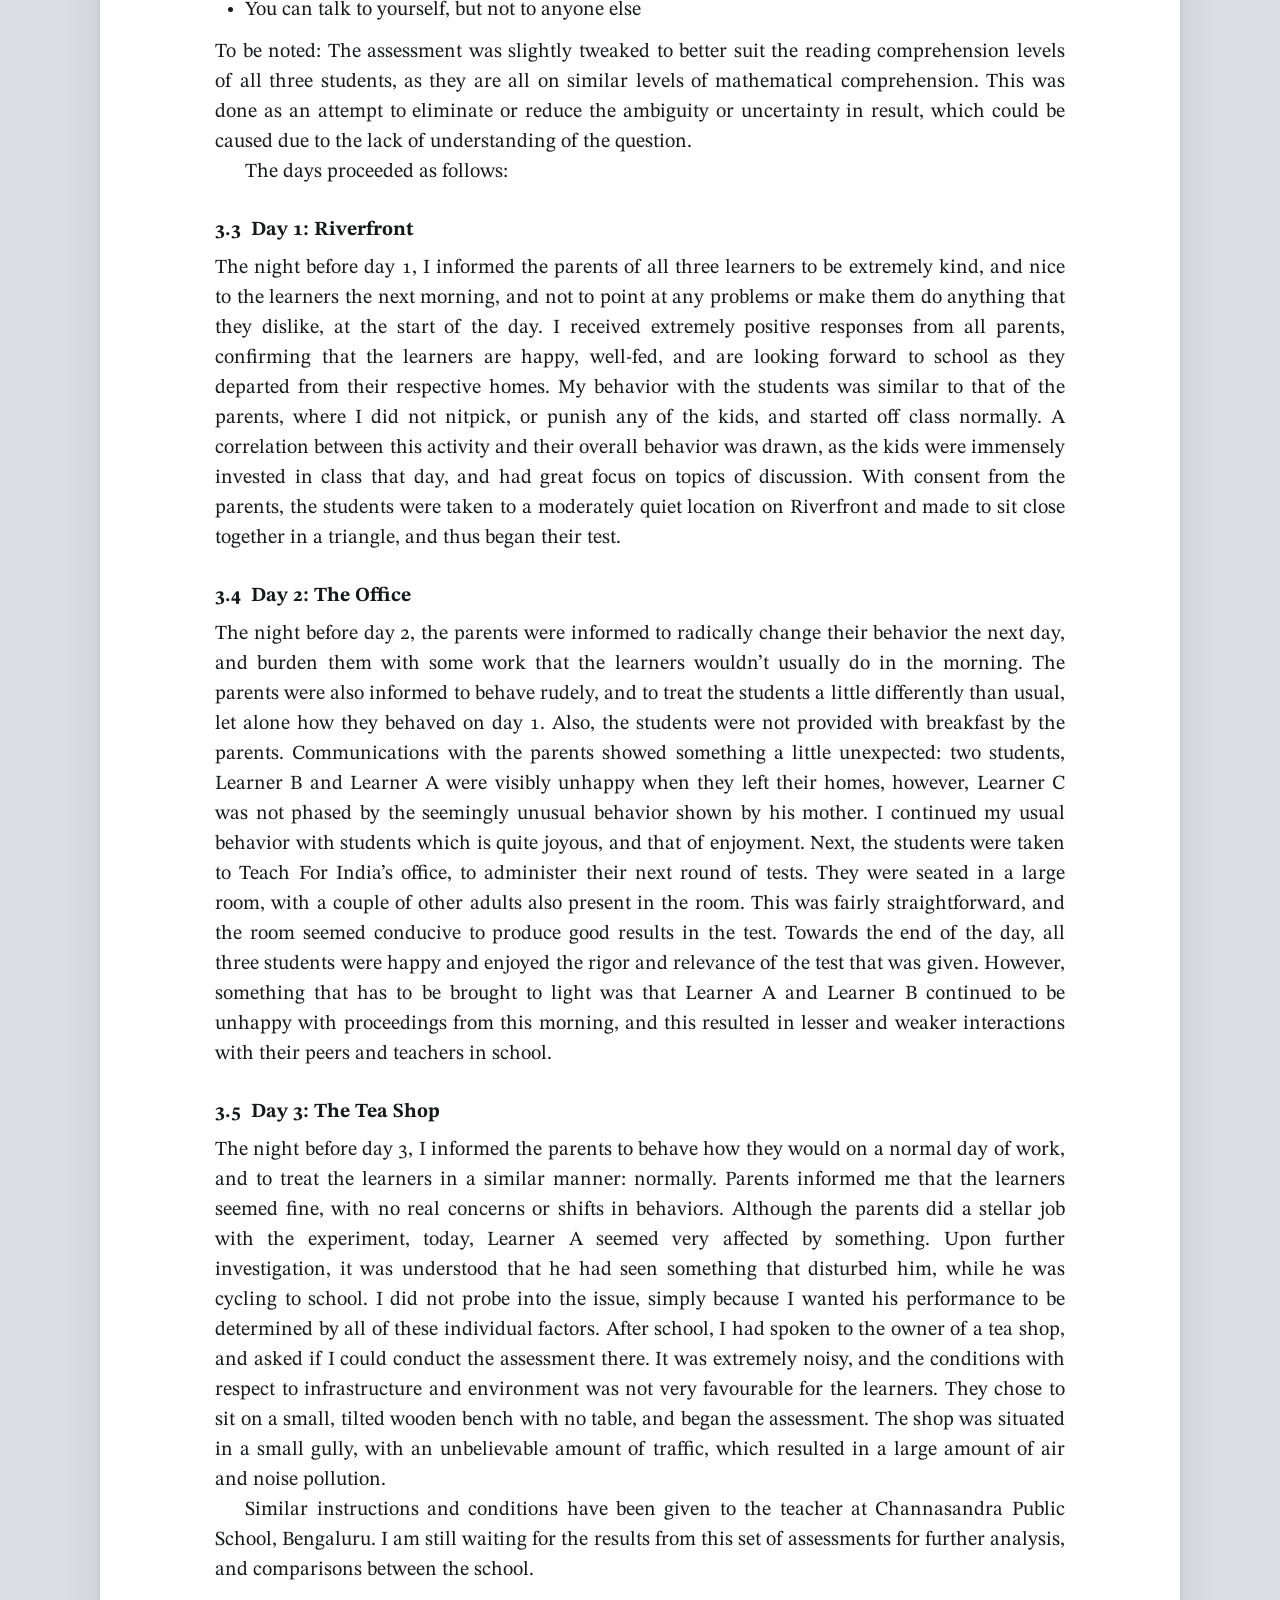
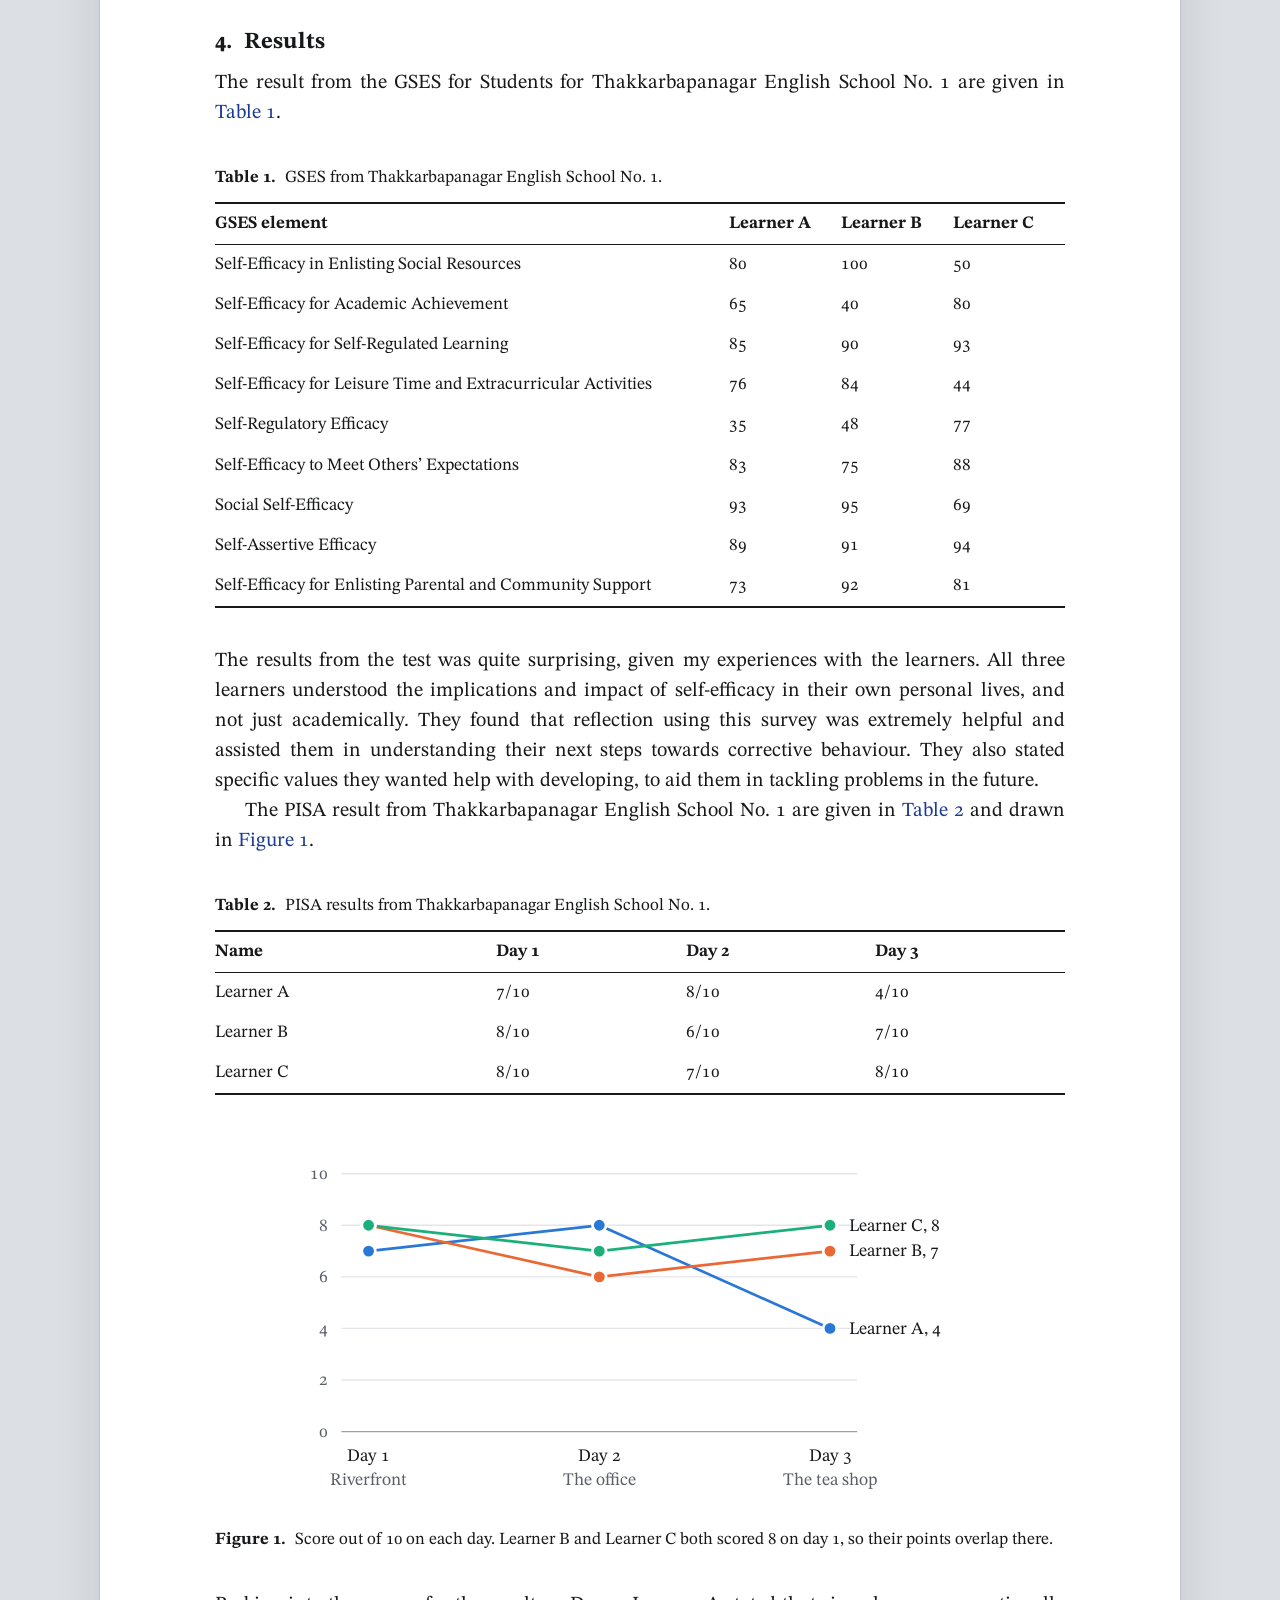
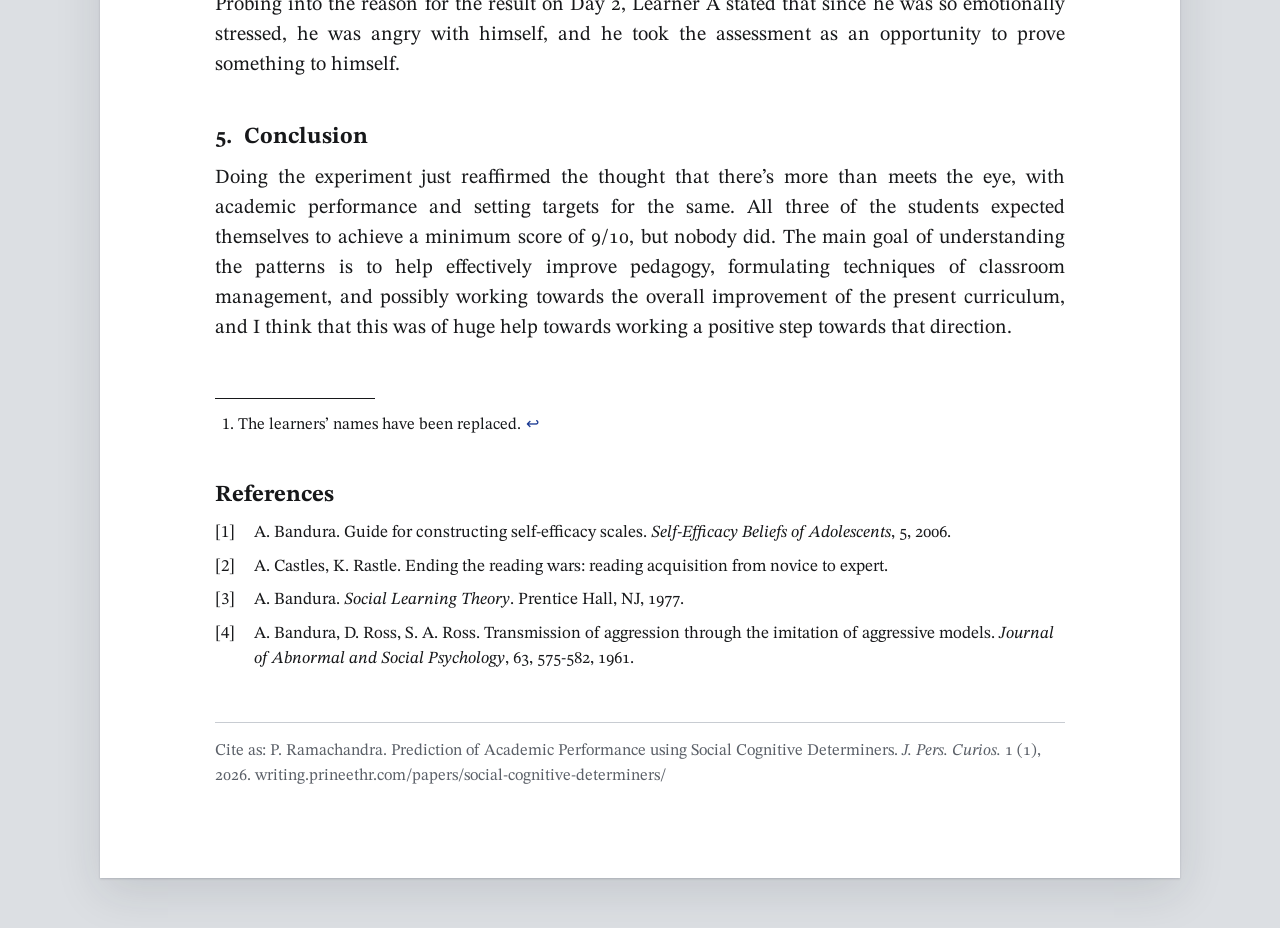
<file: papers/social-cognitive-determiners/index.html>
<!doctype html>
<html lang="en">
<head>
  <meta charset="utf-8">
  <meta name="viewport" content="width=device-width, initial-scale=1">
  <title>Prediction of Academic Performance using Social Cognitive Determiners | Journal of Personal Curiosities</title>
  <meta name="description" content="Three learners, three mornings, three places to sit a test, and what happened to their scores.">
  <link rel="stylesheet" href="/journal.css">
  <script src="/journal.js" defer></script>
</head>
<body>
  <!-- Built from paper.md by new-paper. Edit the draft, not this file. -->
  <div class="sheet">

    <nav class="running-head">
      <a href="/">Journal of Personal Curiosities</a>
      <span>J. Pers. Curios. 1 (1), 2026</span>
    </nav>

    <article>

      <header class="front">
        <h1>Prediction of Academic Performance using Social Cognitive Determiners</h1>
        <p class="authors">Prineeth Ramachandra</p>
        <p class="dates">Received 15 November 2026.</p>
      </header>

      <section class="abstract">
        <p>This paper reports a small classroom experiment based on Social Cognitive Theory. Three 8th grade learners at a municipal school in Ahmedabad completed a self-efficacy survey, then sat a PISA test on three separate days, each with a different morning at home and a different place to take the test. Their scores are given alongside observations from each day.</p>
        <p class="keywords">social cognitive theory, self-efficacy, classroom environment, assessment</p>
      </section>

      <section id="introduction-to-social-cognitive-theory">
        <h2>Introduction to Social Cognitive Theory</h2>
        <p>Perceived self-efficacy is concerned with people’s beliefs in their capabilities to produce given attainments. A person cannot be all things, which would require mastery of every realm of human life. People differ in the areas in which they cultivate their efficacy and in the levels to which they develop it even within their given development paths and growths. The idea of the Social Cognitive Theory is that learning occurs in a social context with a dynamic and reciprocal interaction of the person, environment, and behavior. The unique feature of SCT is the emphasis on social influence and its emphasis on external and internal social reinforcement. These past experiences influences reinforcements, expectations, and expectancies, all of which shape whether a person will engage in a specific behavior and the reasons why a person engages in that behavior. The three subsystems are:</p>
        <ul>
          <li>Personal characteristics</li>
          <li>Behavior</li>
          <li>Environmental conditions</li>
        </ul>
      </section>

      <section id="hypothesis-and-initial-thoughts">
        <h2>Hypothesis and Initial Thoughts</h2>
        <p>The deeper we dive into the deliberation and discussion of learning methods and determiners, the more variables we find affecting the final outcome of the decided assessment. Based on my teaching and educational research experience in behavioural science, and pedagogy so far, objectively determining learner behaviour has been quite an uphill challenge, and has not taken consciously taken into consideration many of these factors. Therefore, for us to design programs, structures and actions that can lead to efficient and effective, it is vital for us to collect data, and understand the trends and patterns in every classroom.</p>
        <p>I strongly believe that factors like, interior design and layout of the immediate environment that learners spend their time in, overall operating mindsets, stakeholder value systems, quantity and quality of intrinsic motivation, and self-efficacy, are some specific factors that can be controlled for the learners, to then predict their academic performance and growth. It is difficult to see results in qualities like shifts in mindset, values, and skill transfer, as these may take a longer time to impact a learner. However, I think that there will be a huge shift in academic performance based on changes in their immediate environment, interaction with stakeholders, and changes in personal characteristics. The correlation is stronger for academic achievement with this.</p>
      </section>

      <section id="data-collection">
        <h2>Data Collection</h2>
        <p>We will be using two main sets of assessments to acquire both qualitative and quantitative data for different learners.</p>
        <h3 id="the-general-self-efficacy-survey">The General Self-Efficacy Survey</h3>
        <p>The General Self-Efficacy Survey (GSES) for learners, is an assessment designed to understand 9 elements of self-efficacy, which are:</p>
        <ul>
          <li>Self-Efficacy in Enlisting Social Resources</li>
          <li>Self-Efficacy for Academic Achievement</li>
          <li>Self-Efficacy for Self-Regulated Learning</li>
          <li>Self-Efficacy for Leisure Time and Extracurricular Activities</li>
          <li>Self-Regulatory Efficacy</li>
          <li>Self-Efficacy to Meet Others’ Expectations</li>
          <li>Social Self-Efficacy</li>
          <li>Self-Assertive Efficacy</li>
          <li>Self-Efficacy for Enlisting Parental and Community Support</li>
        </ul>
        <p>(<a href="https://forms.gle/8Ermrv6j8KjDZbGo8">link to survey</a>)</p>
        <p>Each element has statements, and the learner with the teacher’s assistance to understand, and to avoid misinterpretation of the question, are expected to answer these questions on a confidence scale of 0-100. To make analysis more comprehensive, this survey was conducted in Channasandra Public School, a Government school in Bengaluru, and in Thakkarbapanagar English School No. 1, an Ahmedabad Municipal Corporation (AMC) school in Ahmedabad. Given the short time frame of the experiment, both schools selected 3 highly reflective learners from 8th grade classrooms. The main reasons for implementing the GSES was in view of the fact that it covers all vital areas where a learner shows positive and negative growth in self-efficacy through particular actions, and it serves as a remarkable tool to provide learners with an opportunity to reflect the state of their current mindsets and operating principles by stating specific examples with their teacher, which can double-up as a great starting point for positive reformative action.</p>
        <h3 id="the-programme-for-international-learner-assessment-test">The Programme for International learner Assessment Test</h3>
        <p>The Programme for International learner Assessment (PISA) test was chosen as a benchmark test to obtain data with respect to direct academic achievement. There were very specific data points that I wanted to get from the PISA test during the administering of the test, they were:</p>
        <ul>
          <li>Critical Thinking</li>
          <li>Reading Comprehension</li>
          <li>Mathematical Thinking</li>
          <li>Patience and Grit</li>
          <li>Creativity</li>
          <li>Problem-solving</li>
        </ul>
        <p>Since SCT has three broad subsystems, it made sense for me to design experiences in relation to these subsystems. And thus, I administered the test for three learners from Thakkarbapanagar English School No. 1, over three separate days, strictly controlling their experiences over all three days, from the start of their day, till the point that they started their test. The three learners who participated were Learner A, Learner B and Learner C, all extremely high rigor learners.<span class="fn">The learners’ names have been replaced.</span> I was in constant communication with the parents of the above mentioned students, just to keep track, and continuously documenting and controlling their experiences.</p>
        <p>Rules for the assessments were communicated with the students and were as follows,</p>
        <ul>
          <li>No questions and/or doubts will be entertained during the assessment</li>
          <li>You can talk to yourself, but not to anyone else</li>
        </ul>
        <p>To be noted: The assessment was slightly tweaked to better suit the reading comprehension levels of all three students, as they are all on similar levels of mathematical comprehension. This was done as an attempt to eliminate or reduce the ambiguity or uncertainty in result, which could be caused due to the lack of understanding of the question.</p>
        <p>The days proceeded as follows:</p>
        <h3 id="day-1-riverfront">Day 1: Riverfront</h3>
        <p>The night before day 1, I informed the parents of all three learners to be extremely kind, and nice to the learners the next morning, and not to point at any problems or make them do anything that they dislike, at the start of the day. I received extremely positive responses from all parents, confirming that the learners are happy, well-fed, and are looking forward to school as they departed from their respective homes. My behavior with the students was similar to that of the parents, where I did not nitpick, or punish any of the kids, and started off class normally. A correlation between this activity and their overall behavior was drawn, as the kids were immensely invested in class that day, and had great focus on topics of discussion. With consent from the parents, the students were taken to a moderately quiet location on Riverfront and made to sit close together in a triangle, and thus began their test.</p>
        <h3 id="day-2-the-office">Day 2: The Office</h3>
        <p>The night before day 2, the parents were informed to radically change their behavior the next day, and burden them with some work that the learners wouldn’t usually do in the morning. The parents were also informed to behave rudely, and to treat the students a little differently than usual, let alone how they behaved on day 1. Also, the students were not provided with breakfast by the parents. Communications with the parents showed something a little unexpected: two students, Learner B and Learner A were visibly unhappy when they left their homes, however, Learner C was not phased by the seemingly unusual behavior shown by his mother. I continued my usual behavior with students which is quite joyous, and that of enjoyment. Next, the students were taken to Teach For India’s office, to administer their next round of tests. They were seated in a large room, with a couple of other adults also present in the room. This was fairly straightforward, and the room seemed conducive to produce good results in the test. Towards the end of the day, all three students were happy and enjoyed the rigor and relevance of the test that was given. However, something that has to be brought to light was that Learner A and Learner B continued to be unhappy with proceedings from this morning, and this resulted in lesser and weaker interactions with their peers and teachers in school.</p>
        <h3 id="day-3-the-tea-shop">Day 3: The Tea Shop</h3>
        <p>The night before day 3, I informed the parents to behave how they would on a normal day of work, and to treat the learners in a similar manner: normally. Parents informed me that the learners seemed fine, with no real concerns or shifts in behaviors. Although the parents did a stellar job with the experiment, today, Learner A seemed very affected by something. Upon further investigation, it was understood that he had seen something that disturbed him, while he was cycling to school. I did not probe into the issue, simply because I wanted his performance to be determined by all of these individual factors. After school, I had spoken to the owner of a tea shop, and asked if I could conduct the assessment there. It was extremely noisy, and the conditions with respect to infrastructure and environment was not very favourable for the learners. They chose to sit on a small, tilted wooden bench with no table, and began the assessment. The shop was situated in a small gully, with an unbelievable amount of traffic, which resulted in a large amount of air and noise pollution.</p>
        <p>Similar instructions and conditions have been given to the teacher at Channasandra Public School, Bengaluru. I am still waiting for the results from this set of assessments for further analysis, and comparisons between the school.</p>
      </section>

      <section id="results">
        <h2>Results</h2>
        <p>The result from the GSES for Students for Thakkarbapanagar English School No. 1 are given in <a href="#tab-gses"></a>.</p>
        <figure class="table" id="tab-gses">
          <figcaption>GSES from Thakkarbapanagar English School No. 1.</figcaption>
          <table>
            <thead>
              <tr><th>GSES element</th><th>Learner A</th><th>Learner B</th><th>Learner C</th></tr>
            </thead>
            <tbody>
              <tr><td>Self-Efficacy in Enlisting Social Resources</td><td>80</td><td>100</td><td>50</td></tr>
              <tr><td>Self-Efficacy for Academic Achievement</td><td>65</td><td>40</td><td>80</td></tr>
              <tr><td>Self-Efficacy for Self-Regulated Learning</td><td>85</td><td>90</td><td>93</td></tr>
              <tr><td>Self-Efficacy for Leisure Time and Extracurricular Activities</td><td>76</td><td>84</td><td>44</td></tr>
              <tr><td>Self-Regulatory Efficacy</td><td>35</td><td>48</td><td>77</td></tr>
              <tr><td>Self-Efficacy to Meet Others’ Expectations</td><td>83</td><td>75</td><td>88</td></tr>
              <tr><td>Social Self-Efficacy</td><td>93</td><td>95</td><td>69</td></tr>
              <tr><td>Self-Assertive Efficacy</td><td>89</td><td>91</td><td>94</td></tr>
              <tr><td>Self-Efficacy for Enlisting Parental and Community Support</td><td>73</td><td>92</td><td>81</td></tr>
            </tbody>
          </table>
        </figure>
        <p>The results from the test was quite surprising, given my experiences with the learners. All three learners understood the implications and impact of self-efficacy in their own personal lives, and not just academically. They found that reflection using this survey was extremely helpful and assisted them in understanding their next steps towards corrective behaviour. They also stated specific values they wanted help with developing, to aid them in tackling problems in the future.</p>
        <p>The PISA result from Thakkarbapanagar English School No. 1 are given in <a href="#tab-pisa"></a> and drawn in <a href="#fig-pisa"></a>.</p>
        <figure class="table" id="tab-pisa">
          <figcaption>PISA results from Thakkarbapanagar English School No. 1.</figcaption>
          <table>
            <thead>
              <tr><th>Name</th><th>Day 1</th><th>Day 2</th><th>Day 3</th></tr>
            </thead>
            <tbody>
              <tr><td>Learner A</td><td>7/10</td><td>8/10</td><td>4/10</td></tr>
              <tr><td>Learner B</td><td>8/10</td><td>6/10</td><td>7/10</td></tr>
              <tr><td>Learner C</td><td>8/10</td><td>7/10</td><td>8/10</td></tr>
            </tbody>
          </table>
        </figure>
        <figure id="fig-pisa">
          <svg viewBox="0 0 560 280" role="img" aria-label="Line chart of test scores out of 10 on each day. Learner A: 7, 8, 4. Learner B: 8, 6, 7. Learner C: 8, 7, 8." font-family="inherit" font-size="13">
            <g stroke="#e3e5e9" stroke-width="1">
              <line x1="60" y1="220" x2="440" y2="220" stroke="#9aa0a8"/>
              <line x1="60" y1="182" x2="440" y2="182"/>
              <line x1="60" y1="144" x2="440" y2="144"/>
              <line x1="60" y1="106" x2="440" y2="106"/>
              <line x1="60" y1="68" x2="440" y2="68"/>
              <line x1="60" y1="30" x2="440" y2="30"/>
            </g>
            <g fill="#5b6068" text-anchor="end">
              <text x="50" y="224">0</text>
              <text x="50" y="186">2</text>
              <text x="50" y="148">4</text>
              <text x="50" y="110">6</text>
              <text x="50" y="72">8</text>
              <text x="50" y="34">10</text>
            </g>
            <g text-anchor="middle">
              <text x="80" y="242" fill="#17181a">Day 1</text>
              <text x="250" y="242" fill="#17181a">Day 2</text>
              <text x="420" y="242" fill="#17181a">Day 3</text>
              <text x="80" y="259" fill="#5b6068">Riverfront</text>
              <text x="250" y="259" fill="#5b6068">The office</text>
              <text x="420" y="259" fill="#5b6068">The tea shop</text>
            </g>
            <g fill="none" stroke-width="2" stroke-linejoin="round">
              <polyline points="80,87 250,68 420,144" stroke="#2a78d6"/>
              <polyline points="80,68 250,106 420,87" stroke="#eb6834"/>
              <polyline points="80,68 250,87 420,68" stroke="#1baf7a"/>
            </g>
            <g stroke="#fff" stroke-width="2">
              <g fill="#2a78d6">
                <circle cx="80" cy="87" r="5"><title>Learner A, day 1: 7/10</title></circle>
                <circle cx="250" cy="68" r="5"><title>Learner A, day 2: 8/10</title></circle>
                <circle cx="420" cy="144" r="5"><title>Learner A, day 3: 4/10</title></circle>
              </g>
              <g fill="#eb6834">
                <circle cx="80" cy="68" r="5"><title>Learner B, day 1: 8/10 (same as Learner C)</title></circle>
                <circle cx="250" cy="106" r="5"><title>Learner B, day 2: 6/10</title></circle>
                <circle cx="420" cy="87" r="5"><title>Learner B, day 3: 7/10</title></circle>
              </g>
              <g fill="#1baf7a">
                <circle cx="80" cy="68" r="5"><title>Learner C and Learner B, day 1: 8/10</title></circle>
                <circle cx="250" cy="87" r="5"><title>Learner C, day 2: 7/10</title></circle>
                <circle cx="420" cy="68" r="5"><title>Learner C, day 3: 8/10</title></circle>
              </g>
            </g>
            <g fill="#17181a">
              <text x="434" y="72">Learner C, 8</text>
              <text x="434" y="91">Learner B, 7</text>
              <text x="434" y="148">Learner A, 4</text>
            </g>
          </svg>
          <figcaption>Score out of 10 on each day. Learner B and Learner C both scored 8 on day 1, so their points overlap there.</figcaption>
        </figure>
        <p>Probing into the reason for the result on Day 2, Learner A stated that since he was so emotionally stressed, he was angry with himself, and he took the assessment as an opportunity to prove something to himself.</p>
      </section>

      <section id="conclusion">
        <h2>Conclusion</h2>
        <p>Doing the experiment just reaffirmed the thought that there’s more than meets the eye, with academic performance and setting targets for the same. All three of the students expected themselves to achieve a minimum score of 9/10, but nobody did. The main goal of understanding the patterns is to help effectively improve pedagogy, formulating techniques of classroom management, and possibly working towards the overall improvement of the present curriculum, and I think that this was of huge help towards working a positive step towards that direction.</p>
      </section>

      <section class="back references">
        <h2>References</h2>
        <ol>
          <li id="ref-bandura2006">A. Bandura. Guide for constructing self-efficacy scales. <i>Self-Efficacy Beliefs of Adolescents</i>, 5, 2006.</li>
          <li id="ref-castles">A. Castles, K. Rastle. Ending the reading wars: reading acquisition from novice to expert.</li>
          <li id="ref-bandura1977">A. Bandura. <i>Social Learning Theory</i>. Prentice Hall, NJ, 1977.</li>
          <li id="ref-bandura1961">A. Bandura, D. Ross, S. A. Ross. Transmission of aggression through the imitation of aggressive models. <i>Journal of Abnormal and Social Psychology</i>, 63, 575-582, 1961.</li>
        </ol>
      </section>

      <section class="back cite-as">
        <p>Cite as: P. Ramachandra. Prediction of Academic Performance using Social Cognitive Determiners. <i>J. Pers. Curios.</i> 1 (1), 2026. writing.prineethr.com/papers/social-cognitive-determiners/</p>
      </section>

    </article>
  </div>
</body>
</html>
</file>
<file: journal.css>
/* Journal of Personal Curiosities
   One stylesheet for the cover, every paper, and the 404 page. */

@import url("https://fonts.googleapis.com/css2?family=STIX+Two+Text:ital,wght@0,400..700;1,400..700&display=swap");

:root {
  --desk: #dcdfe3;      /* what the sheet of paper lies on */
  --sheet: #ffffff;
  --ink: #17181a;
  --quiet: #5b6068;     /* captions, dates, running head */
  --rule: #c8ccd2;
  --tint: #f0f2f5;      /* code, figure fills */
  --link: #1b3a93;      /* links, citations, controls */
  --mark: #fff3b0;      /* highlighter, for whatever you just jumped to */
  --serif: "STIX Two Text", "STIX Two", "Times New Roman", Times, serif;
  --mono: ui-monospace, "SF Mono", Menlo, Consolas, monospace;
}

* { box-sizing: border-box; }

html { font-size: 125%; scroll-behavior: smooth; }

body {
  margin: 0;
  background: var(--desk);
  color: var(--ink);
  font-family: var(--serif);
  line-height: 1.5;
  font-variant-numeric: oldstyle-nums;
  -webkit-text-size-adjust: 100%;
}

a { color: var(--link); text-decoration: none; }
a:hover { text-decoration: underline; }
a:focus-visible, input:focus-visible, button:focus-visible {
  outline: 2px solid var(--link);
  outline-offset: 2px;
}

/* ---------- The sheet ---------- */

.sheet {
  background: var(--sheet);
  max-width: 54rem;
  margin: 2.5rem auto;
  padding: 2.5rem clamp(2.5rem, 9vw, 6.5rem) 4.5rem;
  box-shadow: 0 1px 2px rgba(23, 30, 45, 0.18), 0 14px 44px rgba(23, 30, 45, 0.12);
}

.running-head {
  display: flex;
  justify-content: space-between;
  gap: 1rem;
  font-size: 0.8rem;
  font-style: italic;
  color: var(--quiet);
  border-bottom: 1px solid var(--rule);
  padding-bottom: 0.5rem;
  margin-bottom: 3.25rem;
}
.running-head a { color: inherit; }

/* ---------- Front matter ---------- */

.front { text-align: center; margin-bottom: 2rem; }

.front h1 {
  font-size: 1.95rem;
  font-weight: 400;
  line-height: 1.18;
  margin: 0 0 1.25rem;
  text-wrap: balance;
}

.front p { text-align: center; text-indent: 0; hyphens: manual; }
.front .authors { font-size: 1.05rem; margin: 0; }
.front .affiliation { font-size: 0.85rem; font-style: italic; color: var(--quiet); margin: 0.2rem 0 0; }
.front .dates { font-size: 0.8rem; color: var(--quiet); margin: 0.9rem 0 0; }

.abstract { margin: 0 4rem 2.5rem; font-size: 0.9rem; }
.abstract > p:first-of-type::before { content: "Abstract. "; font-weight: 700; }
.abstract .keywords { margin-top: 0.6rem; text-indent: 0; text-align: left; }
.abstract .keywords::before { content: "Keywords: "; font-style: italic; }

/* ---------- Body ---------- */

article { counter-reset: sec fig tab eq; }

article p {
  margin: 0;
  text-align: justify;
  hyphens: auto;
  -webkit-hyphens: auto;
}
article p + p { text-indent: 1.5em; }

article h2 {
  font-size: 1.15rem;
  line-height: 1.3;
  margin: 2.1rem 0 0.55rem;
  counter-increment: sec;
  counter-reset: sub;
  scroll-margin-top: 1rem;
}
article h2::before { content: counter(sec) ".\2002"; }

article h3 {
  font-size: 1rem;
  margin: 1.4rem 0 0.4rem;
  counter-increment: sub;
}
article h3::before { content: counter(sec) "." counter(sub) "\2002"; }

.back h2 { counter-increment: none; }
.back h2::before { content: none; }

article ul, article ol { margin: 0.6rem 0; padding-left: 1.5em; }

blockquote {
  margin: 1rem 1.5em;
  font-size: 0.93rem;
  color: var(--quiet);
}

code { font-family: var(--mono); font-size: 0.8em; background: var(--tint); padding: 0.08em 0.3em; border-radius: 3px; }
pre {
  background: var(--tint);
  font-size: 0.78rem;
  line-height: 1.5;
  padding: 0.9rem 1rem;
  margin: 1rem 0;
  overflow-x: auto;
  border-radius: 3px;
}
pre code { background: none; padding: 0; font-size: inherit; }

/* ---------- Figures and tables ---------- */

figure {
  margin: 1.9rem 0;
  counter-increment: fig;
  scroll-margin-top: 1rem;
}
figure.wide { margin-inline: -3rem; }
article figure > svg { max-width: 38rem; } /* drawings keep their size when the column is wide */
figure img, figure svg, figure video, figure canvas { display: block; max-width: 100%; height: auto; margin-inline: auto; }

figcaption { font-size: 0.85rem; line-height: 1.4; margin-top: 0.75rem; color: var(--ink); }
figcaption::before { content: "Figure " counter(fig) ".\2002"; font-weight: 700; }

figure.table { counter-increment: tab; }
figure.table figcaption { margin: 0 0 0.6rem; }
figure.table figcaption::before { content: "Table " counter(tab) ".\2002"; }

table {
  width: 100%;
  border-collapse: collapse;
  font-size: 0.87rem;
  border-top: 2px solid var(--ink);
  border-bottom: 2px solid var(--ink);
}
th, td { text-align: left; vertical-align: top; padding: 0.35rem 0.9rem 0.35rem 0; }
th { font-weight: 700; border-bottom: 1px solid var(--ink); }

/* Controls inside interactive figures */
.controls {
  display: flex;
  flex-wrap: wrap;
  align-items: center;
  gap: 0.5rem 1rem;
  font-size: 0.85rem;
  margin-bottom: 1rem;
}
.controls input[type="range"] { accent-color: var(--link); flex: 1 1 12rem; min-width: 0; }
.controls output { font-variant-numeric: tabular-nums lining-nums; }

/* ---------- Equations ---------- */

.eq {
  display: flex;
  align-items: center;
  margin: 1rem 0;
  counter-increment: eq;
  scroll-margin-top: 1rem;
}
.eq::before { content: ""; width: 2.5em; }
.eq::after { content: "(" counter(eq) ")"; width: 2.5em; text-align: right; }
.eq > * { flex: 1; text-align: center; font-size: 1.08rem; }
.eq var, p var { font-style: italic; }
.frac { display: inline-flex; flex-direction: column; vertical-align: middle; text-align: center; }
.frac > :first-child { border-bottom: 1px solid var(--ink); padding: 0 0.3em; }

/* ---------- Footnotes ---------- */

/* Before journal.js runs (or if it never does), a note reads inline. */
span.fn { font-size: 0.85em; color: var(--quiet); }
span.fn::before { content: " ["; }
span.fn::after { content: "]"; }

sup.fn-ref { font-size: 0.7em; line-height: 0; font-variant-numeric: lining-nums; padding-left: 0.1em; }

.footnotes { margin-top: 2.75rem; font-size: 0.82rem; }
.footnotes::before { content: ""; display: block; width: 8rem; border-top: 1px solid var(--ink); margin-bottom: 0.7rem; }
.footnotes ol { margin: 0; padding-left: 1.4em; }
.footnotes li { margin-bottom: 0.3rem; }
.fn-back { padding-left: 0.3em; }

/* ---------- References and citation ---------- */

.references ol { list-style: none; counter-reset: ref; padding-left: 2.3em; margin: 0; font-size: 0.85rem; }
.references li { counter-increment: ref; position: relative; margin-bottom: 0.4rem; }
.references li::before { content: "[" counter(ref) "]"; position: absolute; left: -2.3em; font-variant-numeric: lining-nums; }

.cite-as { margin-top: 2.5rem; font-size: 0.82rem; color: var(--quiet); border-top: 1px solid var(--rule); padding-top: 0.8rem; }
.cite-as p { text-align: left; hyphens: manual; }

li:target, .eq:target { background: var(--mark); box-shadow: 0 0 0 0.25rem var(--mark); }
li { scroll-margin-top: 2rem; }

/* ---------- Cover (the home page) ---------- */

.masthead { text-align: center; padding: 2.5rem 0 2.25rem; text-wrap: balance; }
.masthead h1 {
  font-size: 3rem;
  font-weight: 400;
  line-height: 1.05;
  letter-spacing: -0.01em;
  margin: 0;
}
.masthead h1 small { display: block; font-size: 1.15rem; font-style: italic; letter-spacing: 0; margin-bottom: 0.5rem; }
.masthead p { margin: 1.25rem auto 0; max-width: 26rem; font-style: italic; color: var(--quiet); }

.imprint {
  display: flex;
  justify-content: space-between;
  gap: 1rem;
  font-size: 0.85rem;
  border-top: 2px solid var(--ink);
  border-bottom: 1px solid var(--ink);
  padding: 0.45rem 0;
}

.contents h2 { font-size: 1rem; margin: 2.25rem 0 0.75rem; }
.contents ol { list-style: none; margin: 0; padding: 0; }
.contents li { margin-bottom: 1rem; }
.contents .entry { display: flex; align-items: baseline; }
.contents .entry a { font-size: 1.1rem; }
.contents .dots { flex: 1; min-width: 1.5rem; border-bottom: 1px dotted var(--quiet); margin: 0 0.5em; transform: translateY(-0.28em); }
.contents .when { font-size: 0.85rem; color: var(--quiet); white-space: nowrap; }
.contents .summary { margin: 0.1rem 0 0; font-size: 0.87rem; font-style: italic; color: var(--quiet); max-width: 30rem; }

.colophon { margin-top: 3.5rem; font-size: 0.8rem; color: var(--quiet); border-top: 1px solid var(--rule); padding-top: 0.8rem; }
.colophon p { margin: 0; }

/* ---------- Small screens: the sheet becomes the screen ---------- */

@media (max-width: 46rem) {
  html { font-size: 106.25%; }
  body { background: var(--sheet); }
  .sheet { margin: 0; padding: 1.25rem 1.2rem 3rem; box-shadow: none; }
  .running-head { margin-bottom: 2.25rem; }
  .front h1 { font-size: 1.6rem; }
  .abstract { margin-inline: 0.75rem; }
  article p { text-align: left; }
  figure.wide { margin-inline: 0; }
  .masthead { padding: 1.5rem 0 1.75rem; }
  .masthead h1 { font-size: 2.2rem; }
  .contents .dots { display: none; }
  .contents .entry { flex-direction: column; }
}

@media (prefers-reduced-motion: reduce) {
  html { scroll-behavior: auto; }
}

/* ---------- Print: it is a paper, after all ---------- */

@media print {
  html { font-size: 11pt; }
  body { background: none; }
  .sheet { margin: 0; padding: 0; max-width: none; box-shadow: none; }
  a { color: inherit; }
  .controls, .fn-back { display: none; }
  figure, pre, table { break-inside: avoid; }
  h2, h3 { break-after: avoid; }
}
</file>
